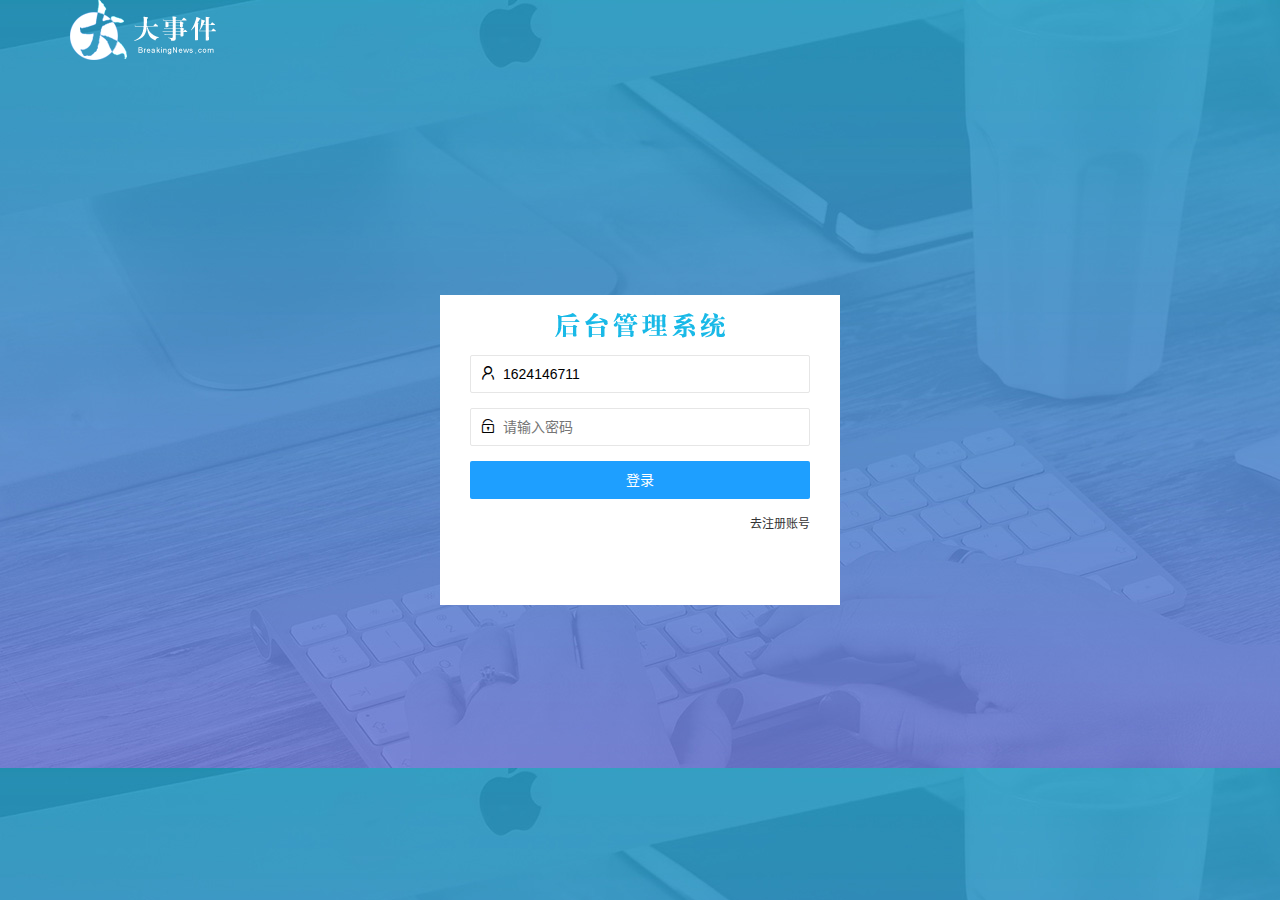
<file: login.html>
<!DOCTYPE html>
<html lang="zh-CN">

<head>
    <meta charset="UTF-8">
    <meta name="viewport" content="width=device-width, initial-scale=1.0">
    <title>大事件-登录页面</title>
    <link rel="stylesheet" href="/assets/lib/layui/css/layui.css">
    <link rel="stylesheet" href="/assets/css/login.css">
</head>

<body>
    <div class="layui-main">
        <img src="/assets/images/logo.png" alt="">
    </div>
    <div class="loginBox">
        <!-- 登录 -->
        <div class="login-Box">
            <div class="title-box"></div>
            <form class="layui-form" id="form_login">
                <div class="layui-form-item">
                    <i class="layui-icon layui-icon-username"></i>
                    <input value="1624146711" type="text" name="username" required lay-verify="required"
                        placeholder="请输入用户名" autocomplete="off" class="layui-input">
                </div>
                <div class="layui-form-item">
                    <i class="layui-icon layui-icon-password"></i>
                    <input type="password" name="password" required lay-verify="required|pwd" placeholder="请输入密码"
                        autocomplete="off" class="layui-input">
                </div>
                <div class="layui-form-item">
                    <button class="layui-btn layui-btn-normal layui-btn-fluid" lay-submit
                        lay-filter="formDemo">登录</button>
                </div>
                <div class="layui-form-item links">
                    <a href="javascript:;" id="toReg">去注册账号</a>
                </div>
            </form>
        </div>

        <!-- 注册 -->
        <div class="reg-Box">
            <div class="title-box"></div>
            <form class="layui-form" id="form_reg">
                <div class="layui-form-item">
                    <i class="layui-icon layui-icon-username"></i>
                    <input type="text" name="username" required lay-verify="required" placeholder="请输入用户名"
                        autocomplete="off" class="layui-input">
                </div>
                <div class="layui-form-item">
                    <i class="layui-icon layui-icon-password"></i>
                    <input type="password" name="password" required lay-verify="required" placeholder="请输入密码"
                        autocomplete="off" class="layui-input">
                </div>
                <div class="layui-form-item">
                    <i class="layui-icon layui-icon-password"></i>
                    <input type="password" name="repassword" required lay-verify="required|repwd" placeholder="请确认密码"
                        autocomplete="off" class="layui-input">
                </div>
                <div class="layui-form-item">
                    <button class="layui-btn layui-btn-normal layui-btn-fluid" lay-submit
                        lay-filter="formDemo">注册</button>
                </div>
                <div class="layui-form-item links">
                    <a href="javascript:;" id="toLogin">去登录</a>
                </div>
            </form>
        </div>

    </div>
    <script src="/assets/lib/layui/layui.all.js"></script>
    <script src="/assets/lib/jquery.js"></script>
    <script src="/assets/js/baseAPI.js"></script>
    <script src="/assets/js/login.js"></script>
</body>

</html>
</file>
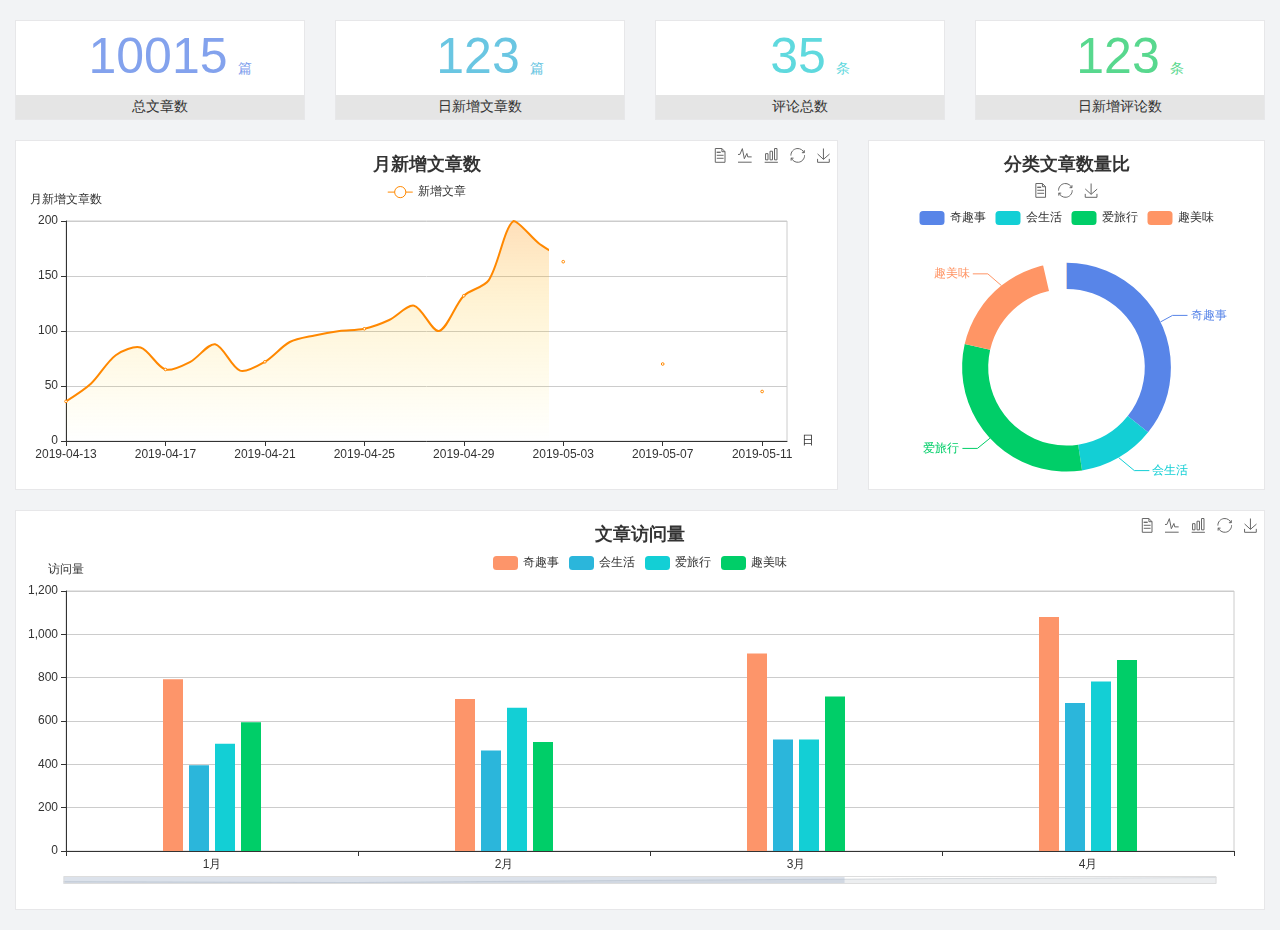
<file: home/dashboard.html>
<!DOCTYPE html>
<html lang="en">

<head>
  <meta charset="UTF-8">
  <meta name="viewport" content="width=device-width, initial-scale=1.0">
  <meta http-equiv="X-UA-Compatible" content="ie=edge">
  <title>图表统计</title>
  <link rel="stylesheet" href="../assets/lib/bootstrap.css" />
  <link rel="stylesheet" href="../assets/lib/main.css" />
  <script src="../assets/lib/jquery.js"></script>
  <script type="text/javascript" src="../assets/lib/echarts.min.js"></script>
</head>

<body>
  <div class="container-fluid">
    <div class="row spannel_list">
      <div class="col-sm-3 col-xs-6">
        <div class="spannel">
          <em>10015</em><span>篇</span>
          <b>总文章数</b>
        </div>
      </div>
      <div class="col-sm-3 col-xs-6">
        <div class="spannel scolor01">
          <em>123</em><span>篇</span>
          <b>日新增文章数</b>
        </div>
      </div>
      <div class="col-sm-3 col-xs-6">
        <div class="spannel scolor02">
          <em>35</em><span>条</span>
          <b>评论总数</b>
        </div>
      </div>
      <div class="col-sm-3 col-xs-6">
        <div class="spannel scolor03">
          <em>123</em><span>条</span>
          <b>日新增评论数</b>
        </div>
      </div>
    </div>
  </div>

  <div class="container-fluid">
    <div class="row curve-pie">
      <div class="col-lg-8 col-md-8">
        <div class="gragh_pannel" id="curve_show"></div>
      </div>
      <div class="col-lg-4 col-md-4">
        <div class="gragh_pannel" id="pie_show"></div>
      </div>
    </div>
  </div>

  <div class="container-fluid">
    <div class="column_pannel" id="column_show"></div>
  </div>

  <script>
    var oChart = echarts.init(document.getElementById('curve_show'));
    var aList_all = [
      { 'count': 36, 'date': '2019-04-13' },
      { 'count': 52, 'date': '2019-04-14' },
      { 'count': 78, 'date': '2019-04-15' },
      { 'count': 85, 'date': '2019-04-16' },
      { 'count': 65, 'date': '2019-04-17' },
      { 'count': 72, 'date': '2019-04-18' },
      { 'count': 88, 'date': '2019-04-19' },
      { 'count': 64, 'date': '2019-04-20' },
      { 'count': 72, 'date': '2019-04-21' },
      { 'count': 90, 'date': '2019-04-22' },
      { 'count': 96, 'date': '2019-04-23' },
      { 'count': 100, 'date': '2019-04-24' },
      { 'count': 102, 'date': '2019-04-25' },
      { 'count': 110, 'date': '2019-04-26' },
      { 'count': 123, 'date': '2019-04-27' },
      { 'count': 100, 'date': '2019-04-28' },
      { 'count': 132, 'date': '2019-04-29' },
      { 'count': 146, 'date': '2019-04-30' },
      { 'count': 200, 'date': '2019-05-01' },
      { 'count': 180, 'date': '2019-05-02' },
      { 'count': 163, 'date': '2019-05-03' },
      { 'count': 110, 'date': '2019-05-04' },
      { 'count': 80, 'date': '2019-05-05' },
      { 'count': 82, 'date': '2019-05-06' },
      { 'count': 70, 'date': '2019-05-07' },
      { 'count': 65, 'date': '2019-05-08' },
      { 'count': 54, 'date': '2019-05-09' },
      { 'count': 40, 'date': '2019-05-10' },
      { 'count': 45, 'date': '2019-05-11' },
      { 'count': 38, 'date': '2019-05-12' },
    ];

    let aCount = [];
    let aDate = [];

    for (var i = 0; i < aList_all.length; i++) {
      aCount.push(aList_all[i].count);
      aDate.push(aList_all[i].date);
    }

    var chartopt = {
      title: {
        text: '月新增文章数',
        left: 'center',
        top: '10'
      },
      tooltip: {
        trigger: 'axis'
      },
      legend: {
        data: ['新增文章'],
        top: '40'
      },
      toolbox: {
        show: true,
        feature: {
          mark: { show: true },
          dataView: { show: true, readOnly: false },
          magicType: { show: true, type: ['line', 'bar'] },
          restore: { show: true },
          saveAsImage: { show: true }
        }
      },
      calculable: true,
      xAxis: [
        {
          name: '日',
          type: 'category',
          boundaryGap: false,
          data: aDate
        }
      ],
      yAxis: [
        {
          name: '月新增文章数',
          type: 'value'
        }
      ],
      series: [
        {
          name: '新增文章',
          type: 'line',
          smooth: true,
          itemStyle: { normal: { areaStyle: { type: 'default' }, color: '#f80' }, lineStyle: { color: '#f80' } },
          data: aCount
        }],
      areaStyle: {
        normal: {
          color: new echarts.graphic.LinearGradient(0, 0, 0, 1, [{
            offset: 0,
            color: 'rgba(255,136,0,0.39)'
          }, {
            offset: .34,
            color: 'rgba(255,180,0,0.25)'
          }, {
            offset: 1,
            color: 'rgba(255,222,0,0.00)'
          }])

        }
      },
      grid: {
        show: true,
        x: 50,
        x2: 50,
        y: 80,
        height: 220
      }
    };

    oChart.setOption(chartopt);


    var oPie = echarts.init(document.getElementById('pie_show'));
    var oPieopt =
    {
      title: {
        top: 10,
        text: '分类文章数量比',
        x: 'center'
      },
      tooltip: {
        trigger: 'item',
        formatter: "{a} <br/>{b} : {c} ({d}%)"
      },
      color: ['#5885e8', '#13cfd5', '#00ce68', '#ff9565'],
      legend: {
        x: 'center',
        top: 65,
        data: ['奇趣事', '会生活', '爱旅行', '趣美味']
      },
      toolbox: {
        show: true,
        x: 'center',
        top: 35,
        feature: {
          mark: { show: true },
          dataView: { show: true, readOnly: false },
          magicType: {
            show: true,
            type: ['pie', 'funnel'],
            option: {
              funnel: {
                x: '25%',
                width: '50%',
                funnelAlign: 'left',
                max: 1548
              }
            }
          },
          restore: { show: true },
          saveAsImage: { show: true }
        }
      },
      calculable: true,
      series: [
        {
          name: '访问来源',
          type: 'pie',
          radius: ['45%', '60%'],
          center: ['50%', '65%'],
          data: [
            { value: 300, name: '奇趣事' },
            { value: 100, name: '会生活' },
            { value: 260, name: '爱旅行' },
            { value: 180, name: '趣美味' }
          ]
        }
      ]
    };
    oPie.setOption(oPieopt);



    var oColumn = this.echarts.init(document.getElementById('column_show'));
    var oColumnopt =
    {
      title: {
        text: '文章访问量',
        left: 'center',
        top: '10'
      },
      tooltip: {
        trigger: 'axis'
      },
      legend: {
        data: ['奇趣事', '会生活', '爱旅行', '趣美味'],
        top: '40'
      },
      toolbox: {
        show: true,
        feature: {
          mark: { show: true },
          dataView: { show: true, readOnly: false },
          magicType: { show: true, type: ['line', 'bar'] },
          restore: { show: true },
          saveAsImage: { show: true }
        }
      },
      calculable: true,
      xAxis: [
        {
          type: 'category',
          data: ['1月', '2月', '3月', '4月', '5月']
        }
      ],
      yAxis: [
        {
          name: '访问量',
          type: 'value'
        }
      ],
      series: [
        {
          name: '奇趣事',
          type: 'bar',
          barWidth: 20,
          itemStyle: {
            normal: { areaStyle: { type: 'default' }, color: '#fd956a' }
          },
          data: [800, 708, 920, 1090, 1200]
        },
        {
          name: '会生活',
          type: 'bar',
          barWidth: 20,
          itemStyle: {
            normal: { areaStyle: { type: 'default' }, color: '#2bb6db' }
          },
          data: [400, 468, 520, 690, 800]
        },
        {
          name: '爱旅行',
          type: 'bar',
          barWidth: 20,
          itemStyle: {
            normal: { areaStyle: { type: 'default' }, color: '#13cfd5' }
          },
          data: [500, 668, 520, 790, 900]
        },
        {
          name: '趣美味',
          type: 'bar',
          barWidth: 20,
          itemStyle: {
            normal: { areaStyle: { type: 'default' }, color: '#00ce68' }
          },
          data: [600, 508, 720, 890, 1000]
        }
      ],
      grid: {
        show: true,
        x: 50,
        x2: 30,
        y: 80,
        height: 260
      },
      dataZoom: [//给x轴设置滚动条
        {
          start: 0,//默认为0
          end: 100 - 1000 / 31,//默认为100
          type: 'slider',
          show: true,
          xAxisIndex: [0],
          handleSize: 0,//滑动条的 左右2个滑动条的大小
          height: 8,//组件高度
          left: 45, //左边的距离
          right: 50,//右边的距离
          bottom: 26,//右边的距离
          handleColor: '#ddd',//h滑动图标的颜色
          handleStyle: {
            borderColor: "#cacaca",
            borderWidth: "1",
            shadowBlur: 2,
            background: "#ddd",
            shadowColor: "#ddd",
          }
        }]
    };
    oColumn.setOption(oColumnopt);
  </script>
</body>

</html>
</file>
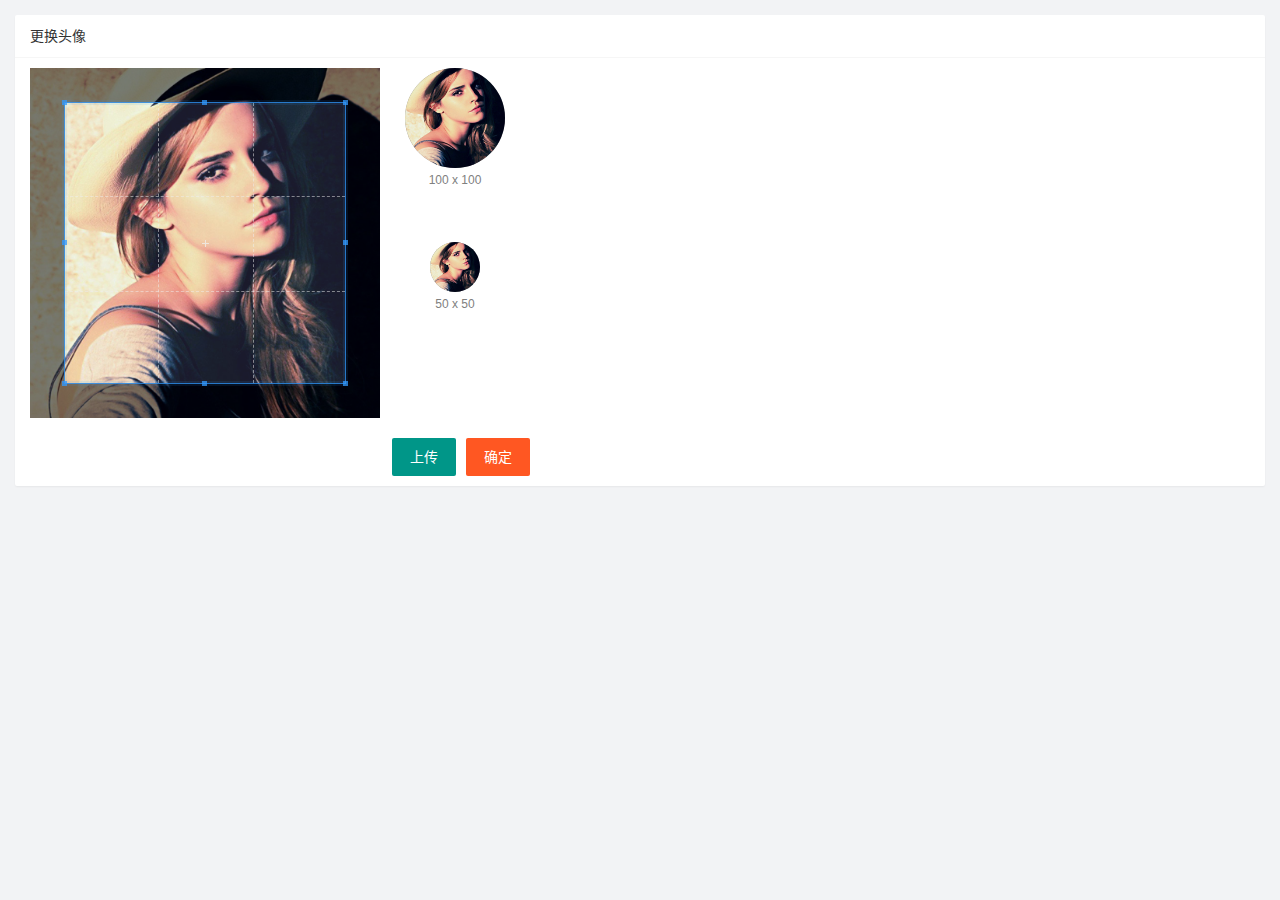
<file: user/user_avatar.html>
<!DOCTYPE html>
<html lang="zh-CN">

<head>
    <meta charset="UTF-8">
    <meta name="viewport" content="width=device-width, initial-scale=1.0">
    <title>更换头像</title>
    <link rel="stylesheet" href="/assets/lib/layui/css/layui.css">
    <link rel="stylesheet" href="/assets/css/user/user_avatar.css">
    <link rel="stylesheet" href="/assets/lib/cropper/cropper.css">
</head>

<body>
    <div class="layui-card">
        <div class="layui-card-header">更换头像</div>
        <div class="layui-card-body">
            <!-- 第一行的图片裁剪和预览区域 -->
            <div class="row1">
                <!-- 图片裁剪区域 -->
                <div class="cropper-box">
                    <!-- 这个 img 标签很重要，将来会把它初始化为裁剪区域 -->
                    <img id="image" src="/assets/images/sample.jpg" />
                </div>
                <!-- 图片的预览区域 -->
                <div class="preview-box">
                    <div>
                        <!-- 宽高为 100px 的预览区域 -->
                        <div class="img-preview w100"></div>
                        <p class="size">100 x 100</p>
                    </div>
                    <div>
                        <!-- 宽高为 50px 的预览区域 -->
                        <div class="img-preview w50"></div>
                        <p class="size">50 x 50</p>
                    </div>
                </div>
            </div> <!-- 第二行的按钮区域 -->
            <div class="row2">
                <input type="file" id="file" style="display: none;" accept="image/png,image/jpeg" />
                <button type="button" id="btnChooseImage" class="layui-btn">上传</button>
                <button type="button" id="btnQd" class="layui-btn layui-btn-danger">确定</button>
            </div>

        </div>
    </div>


    <script src="/assets/lib/layui/layui.all.js"></script>
    <script src="/assets/lib/jquery.js"></script>
    <script src="/assets/lib/cropper/Cropper.js"></script>
    <script src="/assets/lib/cropper/jquery-cropper.js"></script>
    <script src="/assets/js/baseAPI.js"></script>
    <script src="/assets/js/user/user_avatar.js"></script>
</body>

</html>
</file>
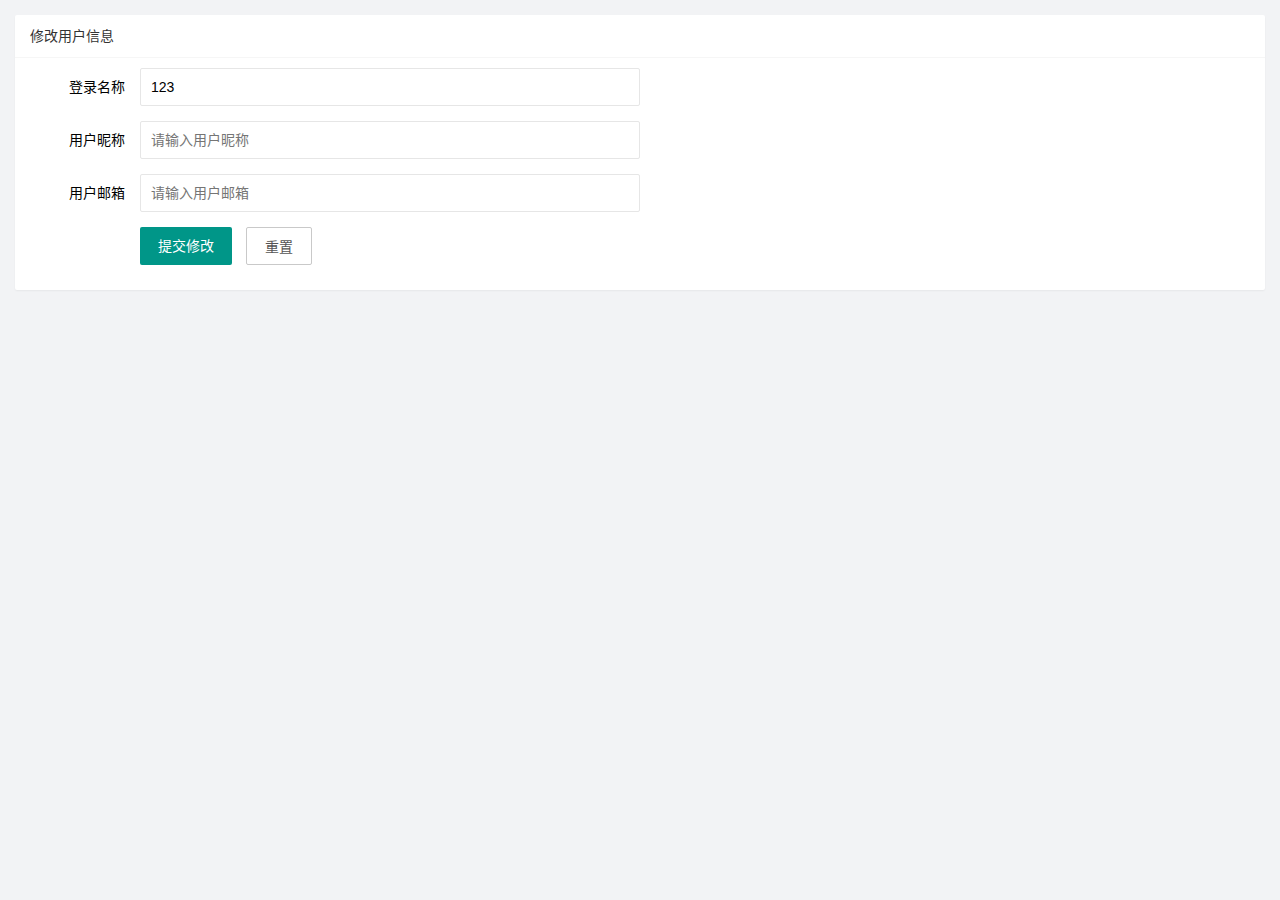
<file: user/user_info.html>
<!DOCTYPE html>
<html lang="zh-CN">

<head>
    <meta charset="UTF-8">
    <meta name="viewport" content="width=device-width, initial-scale=1.0">
    <title>基本资料</title>
    <link rel="stylesheet" href="/assets/lib/layui/css/layui.css">
    <link rel="stylesheet" href="/assets/css/user/user_info.css">
</head>

<body>
    <div class="layui-card">
        <div class="layui-card-header">修改用户信息</div>
        <div class="layui-card-body">
            <form class="layui-form" lay-filter="setInfo">
                <input type="hidden" name="id">
                <div class="layui-form-item">
                    <label class="layui-form-label">登录名称</label>
                    <div class="layui-input-block">
                        <input value="123" readonly type="text" name="username" required lay-verify="required"
                            placeholder="请输入登录名称" autocomplete="off" class="layui-input">
                    </div>
                </div>
                <div class="layui-form-item">
                    <label class="layui-form-label">用户昵称</label>
                    <div class="layui-input-block">
                        <input type="text" name="nickname" required lay-verify="required" placeholder="请输入用户昵称"
                            autocomplete="off" class="layui-input">
                    </div>
                </div>
                <div class="layui-form-item">
                    <label class="layui-form-label">用户邮箱</label>
                    <div class="layui-input-block">
                        <input type="text" name="email" required lay-verify="required|email" placeholder="请输入用户邮箱"
                            autocomplete="off" class="layui-input">
                    </div>
                </div>
                <div class="layui-form-item">
                    <div class="layui-input-block">
                        <button class="layui-btn" lay-submit lay-filter="formDemo">提交修改</button>
                        <button type="reset" class="layui-btn layui-btn-primary" id="bntReset">重置</button>
                    </div>
                </div>
            </form>
        </div>
    </div>
    <script src="/assets/lib/layui/layui.all.js"></script>
    <script src="/assets/lib/jquery.js"></script>
    <script src="/assets/js/baseAPI.js"></script>
    <script src="/assets/js/user/user_info.js"></script>
</body>

</html>
</file>
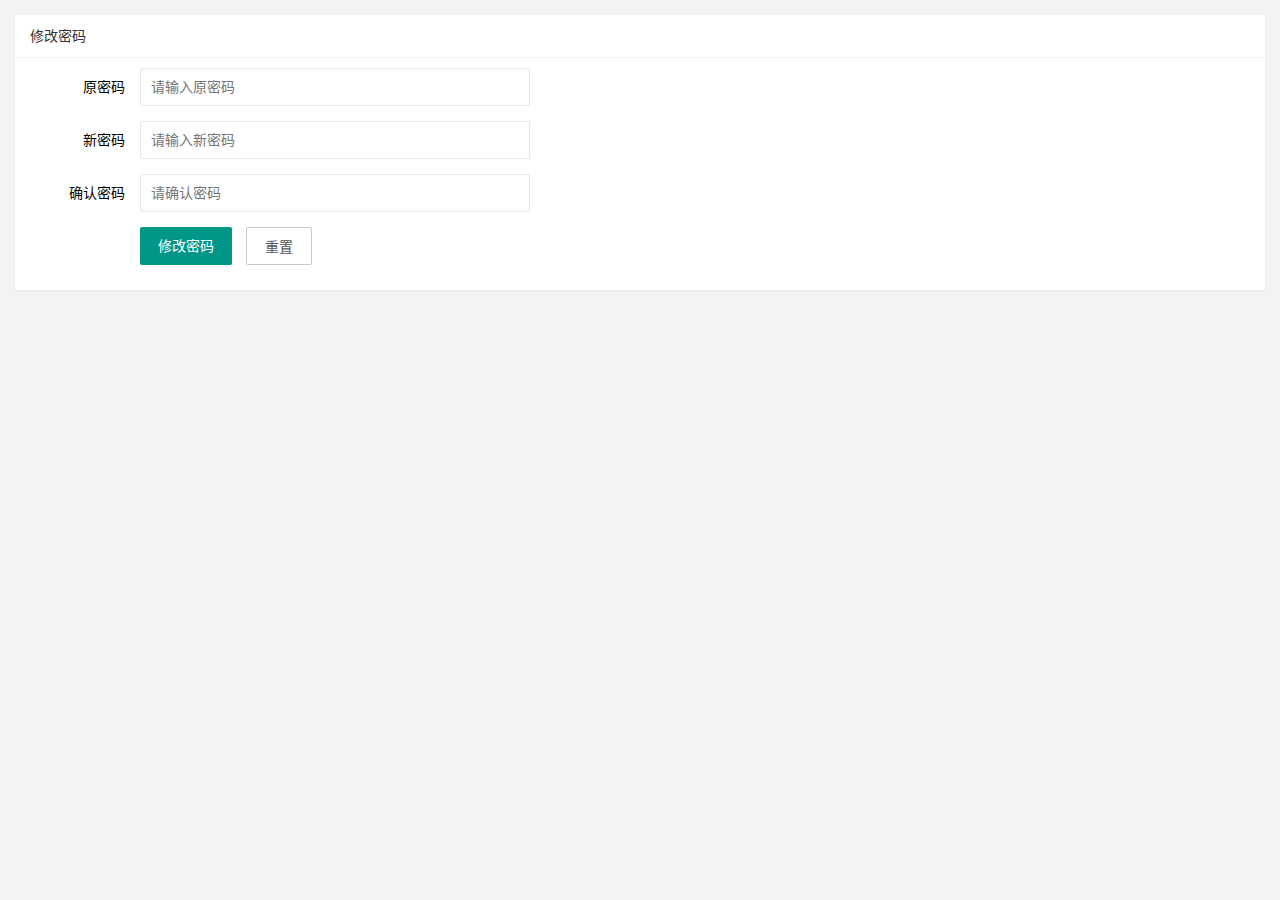
<file: user/user_pwd.html>
<!DOCTYPE html>
<html lang="zh-CN">

<head>
    <meta charset="UTF-8">
    <meta name="viewport" content="width=device-width, initial-scale=1.0">
    <title>修改密码</title>
    <link rel="stylesheet" href="/assets/lib/layui/css/layui.css">
    <link rel="stylesheet" href="/assets/css/user/user_pwd.css">
</head>

<body>
    <div class="layui-card">
        <div class="layui-card-header">修改密码</div>
        <div class="layui-card-body">
            <form class="layui-form" lay-filter="setInfo">
                <input type="hidden" name="id">
                <div class="layui-form-item">
                    <label class="layui-form-label">原密码</label>
                    <div class="layui-input-block">
                        <input type="text" name="oldPwd" required lay-verify="required|oldpwd" placeholder="请输入原密码"
                            autocomplete="off" class="layui-input">
                    </div>
                </div>
                <div class="layui-form-item">
                    <label class="layui-form-label">新密码</label>
                    <div class="layui-input-block">
                        <input type="text" name="newPwd" required lay-verify="required|oldpwd|newPwd"
                            placeholder="请输入新密码" autocomplete="off" class="layui-input">
                    </div>
                </div>
                <div class="layui-form-item">
                    <label class="layui-form-label">确认密码</label>
                    <div class="layui-input-block">
                        <input type="text" name="repwd" required lay-verify="required|rePwd" placeholder="请确认密码"
                            autocomplete="off" class="layui-input">
                    </div>
                </div>
                <div class="layui-form-item">
                    <div class="layui-input-block">
                        <button class="layui-btn" lay-submit lay-filter="formDemo">修改密码</button>
                        <button type="reset" class="layui-btn layui-btn-primary" id="bntReset">重置</button>
                    </div>
                </div>
            </form>
        </div>
    </div>
    <script src="/assets/lib/layui/layui.all.js"></script>
    <script src="/assets/lib/jquery.js"></script>
    <script src="/assets/js/baseAPI.js"></script>
    <script src="/assets/js/user/user_pwd.js"></script>

    <!-- <script>
        $('.layui-btn').on('click', function (e) {
            e.preventDefault()
        })
    </script> -->
</body>

</html>
</file>
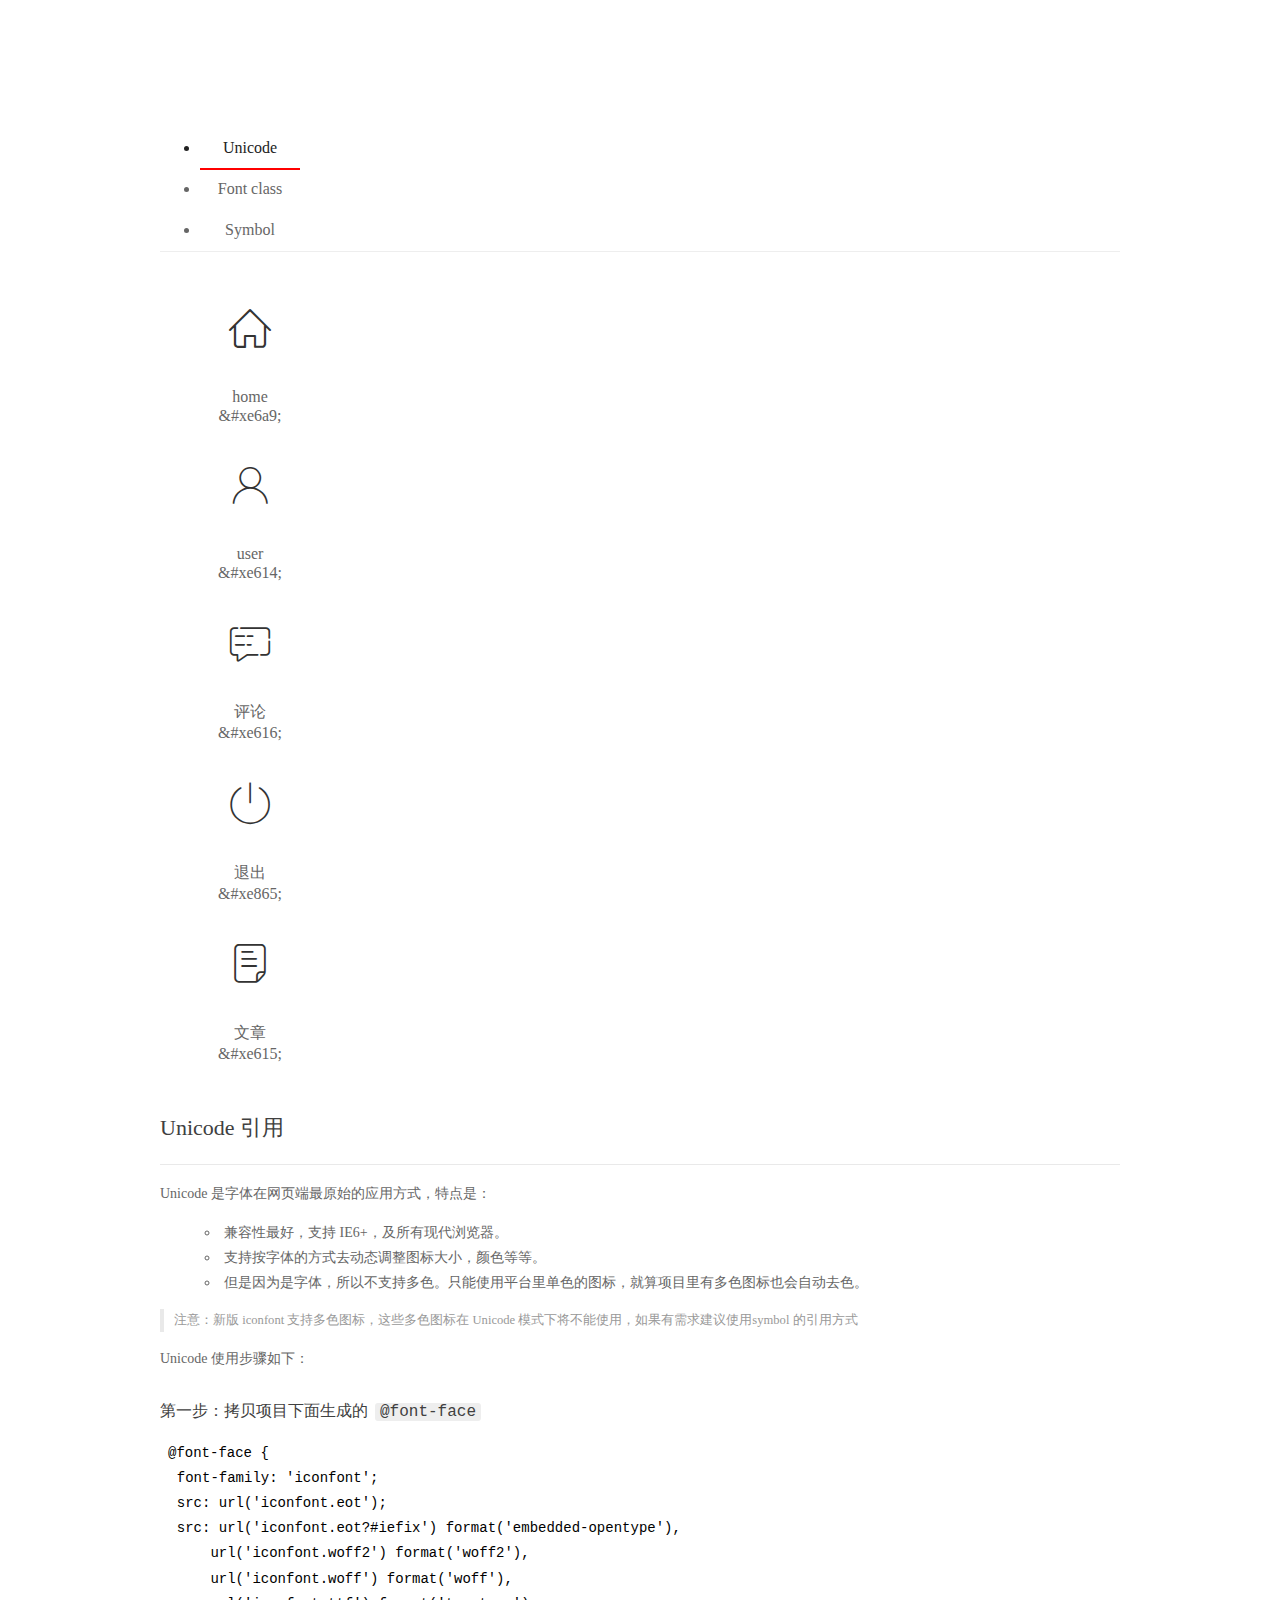
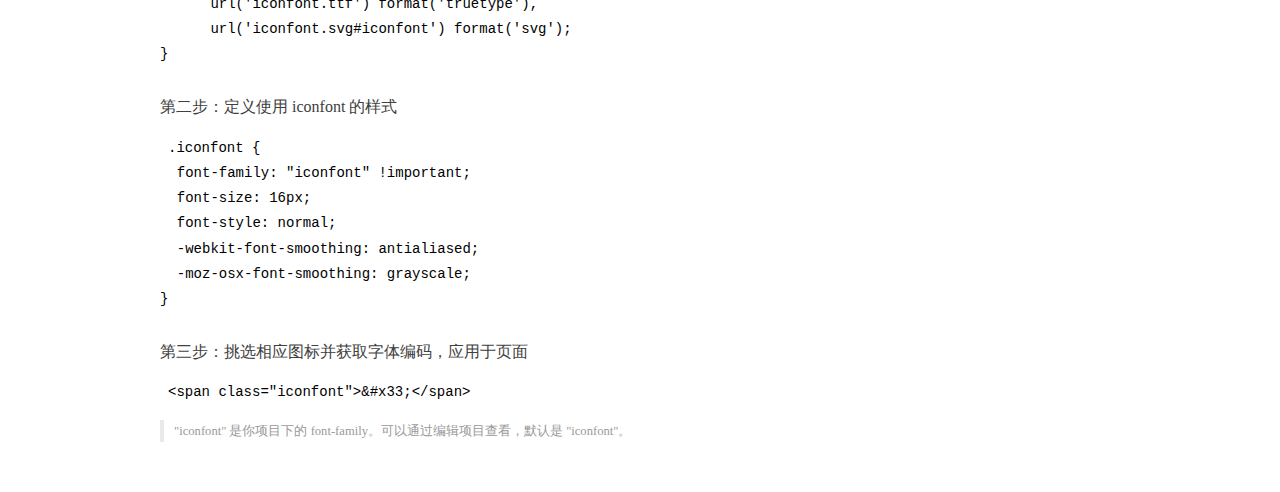
<file: assets/fonts/demo_index.html>
<!DOCTYPE html>
<html>
<head>
  <meta charset="utf-8"/>
  <title>IconFont Demo</title>
  <link rel="shortcut icon" href="https://gtms04.alicdn.com/tps/i4/TB1_oz6GVXXXXaFXpXXJDFnIXXX-64-64.ico" type="image/x-icon"/>
  <link rel="stylesheet" href="https://g.alicdn.com/thx/cube/1.3.2/cube.min.css">
  <link rel="stylesheet" href="demo.css">
  <link rel="stylesheet" href="iconfont.css">
  <script src="iconfont.js"></script>
  <!-- jQuery -->
  <script src="https://a1.alicdn.com/oss/uploads/2018/12/26/7bfddb60-08e8-11e9-9b04-53e73bb6408b.js"></script>
  <!-- 代码高亮 -->
  <script src="https://a1.alicdn.com/oss/uploads/2018/12/26/a3f714d0-08e6-11e9-8a15-ebf944d7534c.js"></script>
</head>
<body>
  <div class="main">
    <h1 class="logo"><a href="https://www.iconfont.cn/" title="iconfont 首页" target="_blank">&#xe86b;</a></h1>
    <div class="nav-tabs">
      <ul id="tabs" class="dib-box">
        <li class="dib active"><span>Unicode</span></li>
        <li class="dib"><span>Font class</span></li>
        <li class="dib"><span>Symbol</span></li>
      </ul>
      
    </div>
    <div class="tab-container">
      <div class="content unicode" style="display: block;">
          <ul class="icon_lists dib-box">
          
            <li class="dib">
              <span class="icon iconfont">&#xe6a9;</span>
                <div class="name">home</div>
                <div class="code-name">&amp;#xe6a9;</div>
              </li>
          
            <li class="dib">
              <span class="icon iconfont">&#xe614;</span>
                <div class="name">user</div>
                <div class="code-name">&amp;#xe614;</div>
              </li>
          
            <li class="dib">
              <span class="icon iconfont">&#xe616;</span>
                <div class="name">评论</div>
                <div class="code-name">&amp;#xe616;</div>
              </li>
          
            <li class="dib">
              <span class="icon iconfont">&#xe865;</span>
                <div class="name">退出</div>
                <div class="code-name">&amp;#xe865;</div>
              </li>
          
            <li class="dib">
              <span class="icon iconfont">&#xe615;</span>
                <div class="name">文章</div>
                <div class="code-name">&amp;#xe615;</div>
              </li>
          
          </ul>
          <div class="article markdown">
          <h2 id="unicode-">Unicode 引用</h2>
          <hr>

          <p>Unicode 是字体在网页端最原始的应用方式，特点是：</p>
          <ul>
            <li>兼容性最好，支持 IE6+，及所有现代浏览器。</li>
            <li>支持按字体的方式去动态调整图标大小，颜色等等。</li>
            <li>但是因为是字体，所以不支持多色。只能使用平台里单色的图标，就算项目里有多色图标也会自动去色。</li>
          </ul>
          <blockquote>
            <p>注意：新版 iconfont 支持多色图标，这些多色图标在 Unicode 模式下将不能使用，如果有需求建议使用symbol 的引用方式</p>
          </blockquote>
          <p>Unicode 使用步骤如下：</p>
          <h3 id="-font-face">第一步：拷贝项目下面生成的 <code>@font-face</code></h3>
<pre><code class="language-css"
>@font-face {
  font-family: 'iconfont';
  src: url('iconfont.eot');
  src: url('iconfont.eot?#iefix') format('embedded-opentype'),
      url('iconfont.woff2') format('woff2'),
      url('iconfont.woff') format('woff'),
      url('iconfont.ttf') format('truetype'),
      url('iconfont.svg#iconfont') format('svg');
}
</code></pre>
          <h3 id="-iconfont-">第二步：定义使用 iconfont 的样式</h3>
<pre><code class="language-css"
>.iconfont {
  font-family: "iconfont" !important;
  font-size: 16px;
  font-style: normal;
  -webkit-font-smoothing: antialiased;
  -moz-osx-font-smoothing: grayscale;
}
</code></pre>
          <h3 id="-">第三步：挑选相应图标并获取字体编码，应用于页面</h3>
<pre>
<code class="language-html"
>&lt;span class="iconfont"&gt;&amp;#x33;&lt;/span&gt;
</code></pre>
          <blockquote>
            <p>"iconfont" 是你项目下的 font-family。可以通过编辑项目查看，默认是 "iconfont"。</p>
          </blockquote>
          </div>
      </div>
      <div class="content font-class">
        <ul class="icon_lists dib-box">
          
          <li class="dib">
            <span class="icon iconfont icon-home"></span>
            <div class="name">
              home
            </div>
            <div class="code-name">.icon-home
            </div>
          </li>
          
          <li class="dib">
            <span class="icon iconfont icon-user"></span>
            <div class="name">
              user
            </div>
            <div class="code-name">.icon-user
            </div>
          </li>
          
          <li class="dib">
            <span class="icon iconfont icon-pinglun"></span>
            <div class="name">
              评论
            </div>
            <div class="code-name">.icon-pinglun
            </div>
          </li>
          
          <li class="dib">
            <span class="icon iconfont icon-tuichu"></span>
            <div class="name">
              退出
            </div>
            <div class="code-name">.icon-tuichu
            </div>
          </li>
          
          <li class="dib">
            <span class="icon iconfont icon-16"></span>
            <div class="name">
              文章
            </div>
            <div class="code-name">.icon-16
            </div>
          </li>
          
        </ul>
        <div class="article markdown">
        <h2 id="font-class-">font-class 引用</h2>
        <hr>

        <p>font-class 是 Unicode 使用方式的一种变种，主要是解决 Unicode 书写不直观，语意不明确的问题。</p>
        <p>与 Unicode 使用方式相比，具有如下特点：</p>
        <ul>
          <li>兼容性良好，支持 IE8+，及所有现代浏览器。</li>
          <li>相比于 Unicode 语意明确，书写更直观。可以很容易分辨这个 icon 是什么。</li>
          <li>因为使用 class 来定义图标，所以当要替换图标时，只需要修改 class 里面的 Unicode 引用。</li>
          <li>不过因为本质上还是使用的字体，所以多色图标还是不支持的。</li>
        </ul>
        <p>使用步骤如下：</p>
        <h3 id="-fontclass-">第一步：引入项目下面生成的 fontclass 代码：</h3>
<pre><code class="language-html">&lt;link rel="stylesheet" href="./iconfont.css"&gt;
</code></pre>
        <h3 id="-">第二步：挑选相应图标并获取类名，应用于页面：</h3>
<pre><code class="language-html">&lt;span class="iconfont icon-xxx"&gt;&lt;/span&gt;
</code></pre>
        <blockquote>
          <p>"
            iconfont" 是你项目下的 font-family。可以通过编辑项目查看，默认是 "iconfont"。</p>
        </blockquote>
      </div>
      </div>
      <div class="content symbol">
          <ul class="icon_lists dib-box">
          
            <li class="dib">
                <svg class="icon svg-icon" aria-hidden="true">
                  <use xlink:href="#icon-home"></use>
                </svg>
                <div class="name">home</div>
                <div class="code-name">#icon-home</div>
            </li>
          
            <li class="dib">
                <svg class="icon svg-icon" aria-hidden="true">
                  <use xlink:href="#icon-user"></use>
                </svg>
                <div class="name">user</div>
                <div class="code-name">#icon-user</div>
            </li>
          
            <li class="dib">
                <svg class="icon svg-icon" aria-hidden="true">
                  <use xlink:href="#icon-pinglun"></use>
                </svg>
                <div class="name">评论</div>
                <div class="code-name">#icon-pinglun</div>
            </li>
          
            <li class="dib">
                <svg class="icon svg-icon" aria-hidden="true">
                  <use xlink:href="#icon-tuichu"></use>
                </svg>
                <div class="name">退出</div>
                <div class="code-name">#icon-tuichu</div>
            </li>
          
            <li class="dib">
                <svg class="icon svg-icon" aria-hidden="true">
                  <use xlink:href="#icon-16"></use>
                </svg>
                <div class="name">文章</div>
                <div class="code-name">#icon-16</div>
            </li>
          
          </ul>
          <div class="article markdown">
          <h2 id="symbol-">Symbol 引用</h2>
          <hr>

          <p>这是一种全新的使用方式，应该说这才是未来的主流，也是平台目前推荐的用法。相关介绍可以参考这篇<a href="">文章</a>
            这种用法其实是做了一个 SVG 的集合，与另外两种相比具有如下特点：</p>
          <ul>
            <li>支持多色图标了，不再受单色限制。</li>
            <li>通过一些技巧，支持像字体那样，通过 <code>font-size</code>, <code>color</code> 来调整样式。</li>
            <li>兼容性较差，支持 IE9+，及现代浏览器。</li>
            <li>浏览器渲染 SVG 的性能一般，还不如 png。</li>
          </ul>
          <p>使用步骤如下：</p>
          <h3 id="-symbol-">第一步：引入项目下面生成的 symbol 代码：</h3>
<pre><code class="language-html">&lt;script src="./iconfont.js"&gt;&lt;/script&gt;
</code></pre>
          <h3 id="-css-">第二步：加入通用 CSS 代码（引入一次就行）：</h3>
<pre><code class="language-html">&lt;style&gt;
.icon {
  width: 1em;
  height: 1em;
  vertical-align: -0.15em;
  fill: currentColor;
  overflow: hidden;
}
&lt;/style&gt;
</code></pre>
          <h3 id="-">第三步：挑选相应图标并获取类名，应用于页面：</h3>
<pre><code class="language-html">&lt;svg class="icon" aria-hidden="true"&gt;
  &lt;use xlink:href="#icon-xxx"&gt;&lt;/use&gt;
&lt;/svg&gt;
</code></pre>
          </div>
      </div>

    </div>
  </div>
  <script>
  $(document).ready(function () {
      $('.tab-container .content:first').show()

      $('#tabs li').click(function (e) {
        var tabContent = $('.tab-container .content')
        var index = $(this).index()

        if ($(this).hasClass('active')) {
          return
        } else {
          $('#tabs li').removeClass('active')
          $(this).addClass('active')

          tabContent.hide().eq(index).fadeIn()
        }
      })
    })
  </script>
</body>
</html>
</file>
<file: assets/lib/layui/css/layui.css>
/** layui-v2.5.5 MIT License By https://www.layui.com */
 .layui-inline,img{display:inline-block;vertical-align:middle}h1,h2,h3,h4,h5,h6{font-weight:400}.layui-edge,.layui-header,.layui-inline,.layui-main{position:relative}.layui-body,.layui-edge,.layui-elip{overflow:hidden}.layui-btn,.layui-edge,.layui-inline,img{vertical-align:middle}.layui-btn,.layui-disabled,.layui-icon,.layui-unselect{-moz-user-select:none;-webkit-user-select:none;-ms-user-select:none}.layui-elip,.layui-form-checkbox span,.layui-form-pane .layui-form-label{text-overflow:ellipsis;white-space:nowrap}.layui-breadcrumb,.layui-tree-btnGroup{visibility:hidden}blockquote,body,button,dd,div,dl,dt,form,h1,h2,h3,h4,h5,h6,input,li,ol,p,pre,td,textarea,th,ul{margin:0;padding:0;-webkit-tap-highlight-color:rgba(0,0,0,0)}a:active,a:hover{outline:0}img{border:none}li{list-style:none}table{border-collapse:collapse;border-spacing:0}h4,h5,h6{font-size:100%}button,input,optgroup,option,select,textarea{font-family:inherit;font-size:inherit;font-style:inherit;font-weight:inherit;outline:0}pre{white-space:pre-wrap;white-space:-moz-pre-wrap;white-space:-pre-wrap;white-space:-o-pre-wrap;word-wrap:break-word}body{line-height:24px;font:14px Helvetica Neue,Helvetica,PingFang SC,Tahoma,Arial,sans-serif}hr{height:1px;margin:10px 0;border:0;clear:both}a{color:#333;text-decoration:none}a:hover{color:#777}a cite{font-style:normal;*cursor:pointer}.layui-border-box,.layui-border-box *{box-sizing:border-box}.layui-box,.layui-box *{box-sizing:content-box}.layui-clear{clear:both;*zoom:1}.layui-clear:after{content:'\20';clear:both;*zoom:1;display:block;height:0}.layui-inline{*display:inline;*zoom:1}.layui-edge{display:inline-block;width:0;height:0;border-width:6px;border-style:dashed;border-color:transparent}.layui-edge-top{top:-4px;border-bottom-color:#999;border-bottom-style:solid}.layui-edge-right{border-left-color:#999;border-left-style:solid}.layui-edge-bottom{top:2px;border-top-color:#999;border-top-style:solid}.layui-edge-left{border-right-color:#999;border-right-style:solid}.layui-disabled,.layui-disabled:hover{color:#d2d2d2!important;cursor:not-allowed!important}.layui-circle{border-radius:100%}.layui-show{display:block!important}.layui-hide{display:none!important}@font-face{font-family:layui-icon;src:url(../font/iconfont.eot?v=250);src:url(../font/iconfont.eot?v=250#iefix) format('embedded-opentype'),url(../font/iconfont.woff2?v=250) format('woff2'),url(../font/iconfont.woff?v=250) format('woff'),url(../font/iconfont.ttf?v=250) format('truetype'),url(../font/iconfont.svg?v=250#layui-icon) format('svg')}.layui-icon{font-family:layui-icon!important;font-size:16px;font-style:normal;-webkit-font-smoothing:antialiased;-moz-osx-font-smoothing:grayscale}.layui-icon-reply-fill:before{content:"\e611"}.layui-icon-set-fill:before{content:"\e614"}.layui-icon-menu-fill:before{content:"\e60f"}.layui-icon-search:before{content:"\e615"}.layui-icon-share:before{content:"\e641"}.layui-icon-set-sm:before{content:"\e620"}.layui-icon-engine:before{content:"\e628"}.layui-icon-close:before{content:"\1006"}.layui-icon-close-fill:before{content:"\1007"}.layui-icon-chart-screen:before{content:"\e629"}.layui-icon-star:before{content:"\e600"}.layui-icon-circle-dot:before{content:"\e617"}.layui-icon-chat:before{content:"\e606"}.layui-icon-release:before{content:"\e609"}.layui-icon-list:before{content:"\e60a"}.layui-icon-chart:before{content:"\e62c"}.layui-icon-ok-circle:before{content:"\1005"}.layui-icon-layim-theme:before{content:"\e61b"}.layui-icon-table:before{content:"\e62d"}.layui-icon-right:before{content:"\e602"}.layui-icon-left:before{content:"\e603"}.layui-icon-cart-simple:before{content:"\e698"}.layui-icon-face-cry:before{content:"\e69c"}.layui-icon-face-smile:before{content:"\e6af"}.layui-icon-survey:before{content:"\e6b2"}.layui-icon-tree:before{content:"\e62e"}.layui-icon-upload-circle:before{content:"\e62f"}.layui-icon-add-circle:before{content:"\e61f"}.layui-icon-download-circle:before{content:"\e601"}.layui-icon-templeate-1:before{content:"\e630"}.layui-icon-util:before{content:"\e631"}.layui-icon-face-surprised:before{content:"\e664"}.layui-icon-edit:before{content:"\e642"}.layui-icon-speaker:before{content:"\e645"}.layui-icon-down:before{content:"\e61a"}.layui-icon-file:before{content:"\e621"}.layui-icon-layouts:before{content:"\e632"}.layui-icon-rate-half:before{content:"\e6c9"}.layui-icon-add-circle-fine:before{content:"\e608"}.layui-icon-prev-circle:before{content:"\e633"}.layui-icon-read:before{content:"\e705"}.layui-icon-404:before{content:"\e61c"}.layui-icon-carousel:before{content:"\e634"}.layui-icon-help:before{content:"\e607"}.layui-icon-code-circle:before{content:"\e635"}.layui-icon-water:before{content:"\e636"}.layui-icon-username:before{content:"\e66f"}.layui-icon-find-fill:before{content:"\e670"}.layui-icon-about:before{content:"\e60b"}.layui-icon-location:before{content:"\e715"}.layui-icon-up:before{content:"\e619"}.layui-icon-pause:before{content:"\e651"}.layui-icon-date:before{content:"\e637"}.layui-icon-layim-uploadfile:before{content:"\e61d"}.layui-icon-delete:before{content:"\e640"}.layui-icon-play:before{content:"\e652"}.layui-icon-top:before{content:"\e604"}.layui-icon-friends:before{content:"\e612"}.layui-icon-refresh-3:before{content:"\e9aa"}.layui-icon-ok:before{content:"\e605"}.layui-icon-layer:before{content:"\e638"}.layui-icon-face-smile-fine:before{content:"\e60c"}.layui-icon-dollar:before{content:"\e659"}.layui-icon-group:before{content:"\e613"}.layui-icon-layim-download:before{content:"\e61e"}.layui-icon-picture-fine:before{content:"\e60d"}.layui-icon-link:before{content:"\e64c"}.layui-icon-diamond:before{content:"\e735"}.layui-icon-log:before{content:"\e60e"}.layui-icon-rate-solid:before{content:"\e67a"}.layui-icon-fonts-del:before{content:"\e64f"}.layui-icon-unlink:before{content:"\e64d"}.layui-icon-fonts-clear:before{content:"\e639"}.layui-icon-triangle-r:before{content:"\e623"}.layui-icon-circle:before{content:"\e63f"}.layui-icon-radio:before{content:"\e643"}.layui-icon-align-center:before{content:"\e647"}.layui-icon-align-right:before{content:"\e648"}.layui-icon-align-left:before{content:"\e649"}.layui-icon-loading-1:before{content:"\e63e"}.layui-icon-return:before{content:"\e65c"}.layui-icon-fonts-strong:before{content:"\e62b"}.layui-icon-upload:before{content:"\e67c"}.layui-icon-dialogue:before{content:"\e63a"}.layui-icon-video:before{content:"\e6ed"}.layui-icon-headset:before{content:"\e6fc"}.layui-icon-cellphone-fine:before{content:"\e63b"}.layui-icon-add-1:before{content:"\e654"}.layui-icon-face-smile-b:before{content:"\e650"}.layui-icon-fonts-html:before{content:"\e64b"}.layui-icon-form:before{content:"\e63c"}.layui-icon-cart:before{content:"\e657"}.layui-icon-camera-fill:before{content:"\e65d"}.layui-icon-tabs:before{content:"\e62a"}.layui-icon-fonts-code:before{content:"\e64e"}.layui-icon-fire:before{content:"\e756"}.layui-icon-set:before{content:"\e716"}.layui-icon-fonts-u:before{content:"\e646"}.layui-icon-triangle-d:before{content:"\e625"}.layui-icon-tips:before{content:"\e702"}.layui-icon-picture:before{content:"\e64a"}.layui-icon-more-vertical:before{content:"\e671"}.layui-icon-flag:before{content:"\e66c"}.layui-icon-loading:before{content:"\e63d"}.layui-icon-fonts-i:before{content:"\e644"}.layui-icon-refresh-1:before{content:"\e666"}.layui-icon-rmb:before{content:"\e65e"}.layui-icon-home:before{content:"\e68e"}.layui-icon-user:before{content:"\e770"}.layui-icon-notice:before{content:"\e667"}.layui-icon-login-weibo:before{content:"\e675"}.layui-icon-voice:before{content:"\e688"}.layui-icon-upload-drag:before{content:"\e681"}.layui-icon-login-qq:before{content:"\e676"}.layui-icon-snowflake:before{content:"\e6b1"}.layui-icon-file-b:before{content:"\e655"}.layui-icon-template:before{content:"\e663"}.layui-icon-auz:before{content:"\e672"}.layui-icon-console:before{content:"\e665"}.layui-icon-app:before{content:"\e653"}.layui-icon-prev:before{content:"\e65a"}.layui-icon-website:before{content:"\e7ae"}.layui-icon-next:before{content:"\e65b"}.layui-icon-component:before{content:"\e857"}.layui-icon-more:before{content:"\e65f"}.layui-icon-login-wechat:before{content:"\e677"}.layui-icon-shrink-right:before{content:"\e668"}.layui-icon-spread-left:before{content:"\e66b"}.layui-icon-camera:before{content:"\e660"}.layui-icon-note:before{content:"\e66e"}.layui-icon-refresh:before{content:"\e669"}.layui-icon-female:before{content:"\e661"}.layui-icon-male:before{content:"\e662"}.layui-icon-password:before{content:"\e673"}.layui-icon-senior:before{content:"\e674"}.layui-icon-theme:before{content:"\e66a"}.layui-icon-tread:before{content:"\e6c5"}.layui-icon-praise:before{content:"\e6c6"}.layui-icon-star-fill:before{content:"\e658"}.layui-icon-rate:before{content:"\e67b"}.layui-icon-template-1:before{content:"\e656"}.layui-icon-vercode:before{content:"\e679"}.layui-icon-cellphone:before{content:"\e678"}.layui-icon-screen-full:before{content:"\e622"}.layui-icon-screen-restore:before{content:"\e758"}.layui-icon-cols:before{content:"\e610"}.layui-icon-export:before{content:"\e67d"}.layui-icon-print:before{content:"\e66d"}.layui-icon-slider:before{content:"\e714"}.layui-icon-addition:before{content:"\e624"}.layui-icon-subtraction:before{content:"\e67e"}.layui-icon-service:before{content:"\e626"}.layui-icon-transfer:before{content:"\e691"}.layui-main{width:1140px;margin:0 auto}.layui-header{z-index:1000;height:60px}.layui-header a:hover{transition:all .5s;-webkit-transition:all .5s}.layui-side{position:fixed;left:0;top:0;bottom:0;z-index:999;width:200px;overflow-x:hidden}.layui-side-scroll{position:relative;width:220px;height:100%;overflow-x:hidden}.layui-body{position:absolute;left:200px;right:0;top:0;bottom:0;z-index:998;width:auto;overflow-y:auto;box-sizing:border-box}.layui-layout-body{overflow:hidden}.layui-layout-admin .layui-header{background-color:#23262E}.layui-layout-admin .layui-side{top:60px;width:200px;overflow-x:hidden}.layui-layout-admin .layui-body{position:fixed;top:60px;bottom:44px}.layui-layout-admin .layui-main{width:auto;margin:0 15px}.layui-layout-admin .layui-footer{position:fixed;left:200px;right:0;bottom:0;height:44px;line-height:44px;padding:0 15px;background-color:#eee}.layui-layout-admin .layui-logo{position:absolute;left:0;top:0;width:200px;height:100%;line-height:60px;text-align:center;color:#009688;font-size:16px}.layui-layout-admin .layui-header .layui-nav{background:0 0}.layui-layout-left{position:absolute!important;left:200px;top:0}.layui-layout-right{position:absolute!important;right:0;top:0}.layui-container{position:relative;margin:0 auto;padding:0 15px;box-sizing:border-box}.layui-fluid{position:relative;margin:0 auto;padding:0 15px}.layui-row:after,.layui-row:before{content:'';display:block;clear:both}.layui-col-lg1,.layui-col-lg10,.layui-col-lg11,.layui-col-lg12,.layui-col-lg2,.layui-col-lg3,.layui-col-lg4,.layui-col-lg5,.layui-col-lg6,.layui-col-lg7,.layui-col-lg8,.layui-col-lg9,.layui-col-md1,.layui-col-md10,.layui-col-md11,.layui-col-md12,.layui-col-md2,.layui-col-md3,.layui-col-md4,.layui-col-md5,.layui-col-md6,.layui-col-md7,.layui-col-md8,.layui-col-md9,.layui-col-sm1,.layui-col-sm10,.layui-col-sm11,.layui-col-sm12,.layui-col-sm2,.layui-col-sm3,.layui-col-sm4,.layui-col-sm5,.layui-col-sm6,.layui-col-sm7,.layui-col-sm8,.layui-col-sm9,.layui-col-xs1,.layui-col-xs10,.layui-col-xs11,.layui-col-xs12,.layui-col-xs2,.layui-col-xs3,.layui-col-xs4,.layui-col-xs5,.layui-col-xs6,.layui-col-xs7,.layui-col-xs8,.layui-col-xs9{position:relative;display:block;box-sizing:border-box}.layui-col-xs1,.layui-col-xs10,.layui-col-xs11,.layui-col-xs12,.layui-col-xs2,.layui-col-xs3,.layui-col-xs4,.layui-col-xs5,.layui-col-xs6,.layui-col-xs7,.layui-col-xs8,.layui-col-xs9{float:left}.layui-col-xs1{width:8.33333333%}.layui-col-xs2{width:16.66666667%}.layui-col-xs3{width:25%}.layui-col-xs4{width:33.33333333%}.layui-col-xs5{width:41.66666667%}.layui-col-xs6{width:50%}.layui-col-xs7{width:58.33333333%}.layui-col-xs8{width:66.66666667%}.layui-col-xs9{width:75%}.layui-col-xs10{width:83.33333333%}.layui-col-xs11{width:91.66666667%}.layui-col-xs12{width:100%}.layui-col-xs-offset1{margin-left:8.33333333%}.layui-col-xs-offset2{margin-left:16.66666667%}.layui-col-xs-offset3{margin-left:25%}.layui-col-xs-offset4{margin-left:33.33333333%}.layui-col-xs-offset5{margin-left:41.66666667%}.layui-col-xs-offset6{margin-left:50%}.layui-col-xs-offset7{margin-left:58.33333333%}.layui-col-xs-offset8{margin-left:66.66666667%}.layui-col-xs-offset9{margin-left:75%}.layui-col-xs-offset10{margin-left:83.33333333%}.layui-col-xs-offset11{margin-left:91.66666667%}.layui-col-xs-offset12{margin-left:100%}@media screen and (max-width:768px){.layui-hide-xs{display:none!important}.layui-show-xs-block{display:block!important}.layui-show-xs-inline{display:inline!important}.layui-show-xs-inline-block{display:inline-block!important}}@media screen and (min-width:768px){.layui-container{width:750px}.layui-hide-sm{display:none!important}.layui-show-sm-block{display:block!important}.layui-show-sm-inline{display:inline!important}.layui-show-sm-inline-block{display:inline-block!important}.layui-col-sm1,.layui-col-sm10,.layui-col-sm11,.layui-col-sm12,.layui-col-sm2,.layui-col-sm3,.layui-col-sm4,.layui-col-sm5,.layui-col-sm6,.layui-col-sm7,.layui-col-sm8,.layui-col-sm9{float:left}.layui-col-sm1{width:8.33333333%}.layui-col-sm2{width:16.66666667%}.layui-col-sm3{width:25%}.layui-col-sm4{width:33.33333333%}.layui-col-sm5{width:41.66666667%}.layui-col-sm6{width:50%}.layui-col-sm7{width:58.33333333%}.layui-col-sm8{width:66.66666667%}.layui-col-sm9{width:75%}.layui-col-sm10{width:83.33333333%}.layui-col-sm11{width:91.66666667%}.layui-col-sm12{width:100%}.layui-col-sm-offset1{margin-left:8.33333333%}.layui-col-sm-offset2{margin-left:16.66666667%}.layui-col-sm-offset3{margin-left:25%}.layui-col-sm-offset4{margin-left:33.33333333%}.layui-col-sm-offset5{margin-left:41.66666667%}.layui-col-sm-offset6{margin-left:50%}.layui-col-sm-offset7{margin-left:58.33333333%}.layui-col-sm-offset8{margin-left:66.66666667%}.layui-col-sm-offset9{margin-left:75%}.layui-col-sm-offset10{margin-left:83.33333333%}.layui-col-sm-offset11{margin-left:91.66666667%}.layui-col-sm-offset12{margin-left:100%}}@media screen and (min-width:992px){.layui-container{width:970px}.layui-hide-md{display:none!important}.layui-show-md-block{display:block!important}.layui-show-md-inline{display:inline!important}.layui-show-md-inline-block{display:inline-block!important}.layui-col-md1,.layui-col-md10,.layui-col-md11,.layui-col-md12,.layui-col-md2,.layui-col-md3,.layui-col-md4,.layui-col-md5,.layui-col-md6,.layui-col-md7,.layui-col-md8,.layui-col-md9{float:left}.layui-col-md1{width:8.33333333%}.layui-col-md2{width:16.66666667%}.layui-col-md3{width:25%}.layui-col-md4{width:33.33333333%}.layui-col-md5{width:41.66666667%}.layui-col-md6{width:50%}.layui-col-md7{width:58.33333333%}.layui-col-md8{width:66.66666667%}.layui-col-md9{width:75%}.layui-col-md10{width:83.33333333%}.layui-col-md11{width:91.66666667%}.layui-col-md12{width:100%}.layui-col-md-offset1{margin-left:8.33333333%}.layui-col-md-offset2{margin-left:16.66666667%}.layui-col-md-offset3{margin-left:25%}.layui-col-md-offset4{margin-left:33.33333333%}.layui-col-md-offset5{margin-left:41.66666667%}.layui-col-md-offset6{margin-left:50%}.layui-col-md-offset7{margin-left:58.33333333%}.layui-col-md-offset8{margin-left:66.66666667%}.layui-col-md-offset9{margin-left:75%}.layui-col-md-offset10{margin-left:83.33333333%}.layui-col-md-offset11{margin-left:91.66666667%}.layui-col-md-offset12{margin-left:100%}}@media screen and (min-width:1200px){.layui-container{width:1170px}.layui-hide-lg{display:none!important}.layui-show-lg-block{display:block!important}.layui-show-lg-inline{display:inline!important}.layui-show-lg-inline-block{display:inline-block!important}.layui-col-lg1,.layui-col-lg10,.layui-col-lg11,.layui-col-lg12,.layui-col-lg2,.layui-col-lg3,.layui-col-lg4,.layui-col-lg5,.layui-col-lg6,.layui-col-lg7,.layui-col-lg8,.layui-col-lg9{float:left}.layui-col-lg1{width:8.33333333%}.layui-col-lg2{width:16.66666667%}.layui-col-lg3{width:25%}.layui-col-lg4{width:33.33333333%}.layui-col-lg5{width:41.66666667%}.layui-col-lg6{width:50%}.layui-col-lg7{width:58.33333333%}.layui-col-lg8{width:66.66666667%}.layui-col-lg9{width:75%}.layui-col-lg10{width:83.33333333%}.layui-col-lg11{width:91.66666667%}.layui-col-lg12{width:100%}.layui-col-lg-offset1{margin-left:8.33333333%}.layui-col-lg-offset2{margin-left:16.66666667%}.layui-col-lg-offset3{margin-left:25%}.layui-col-lg-offset4{margin-left:33.33333333%}.layui-col-lg-offset5{margin-left:41.66666667%}.layui-col-lg-offset6{margin-left:50%}.layui-col-lg-offset7{margin-left:58.33333333%}.layui-col-lg-offset8{margin-left:66.66666667%}.layui-col-lg-offset9{margin-left:75%}.layui-col-lg-offset10{margin-left:83.33333333%}.layui-col-lg-offset11{margin-left:91.66666667%}.layui-col-lg-offset12{margin-left:100%}}.layui-col-space1{margin:-.5px}.layui-col-space1>*{padding:.5px}.layui-col-space3{margin:-1.5px}.layui-col-space3>*{padding:1.5px}.layui-col-space5{margin:-2.5px}.layui-col-space5>*{padding:2.5px}.layui-col-space8{margin:-3.5px}.layui-col-space8>*{padding:3.5px}.layui-col-space10{margin:-5px}.layui-col-space10>*{padding:5px}.layui-col-space12{margin:-6px}.layui-col-space12>*{padding:6px}.layui-col-space15{margin:-7.5px}.layui-col-space15>*{padding:7.5px}.layui-col-space18{margin:-9px}.layui-col-space18>*{padding:9px}.layui-col-space20{margin:-10px}.layui-col-space20>*{padding:10px}.layui-col-space22{margin:-11px}.layui-col-space22>*{padding:11px}.layui-col-space25{margin:-12.5px}.layui-col-space25>*{padding:12.5px}.layui-col-space30{margin:-15px}.layui-col-space30>*{padding:15px}.layui-btn,.layui-input,.layui-select,.layui-textarea,.layui-upload-button{outline:0;-webkit-appearance:none;transition:all .3s;-webkit-transition:all .3s;box-sizing:border-box}.layui-elem-quote{margin-bottom:10px;padding:15px;line-height:22px;border-left:5px solid #009688;border-radius:0 2px 2px 0;background-color:#f2f2f2}.layui-quote-nm{border-style:solid;border-width:1px 1px 1px 5px;background:0 0}.layui-elem-field{margin-bottom:10px;padding:0;border-width:1px;border-style:solid}.layui-elem-field legend{margin-left:20px;padding:0 10px;font-size:20px;font-weight:300}.layui-field-title{margin:10px 0 20px;border-width:1px 0 0}.layui-field-box{padding:10px 15px}.layui-field-title .layui-field-box{padding:10px 0}.layui-progress{position:relative;height:6px;border-radius:20px;background-color:#e2e2e2}.layui-progress-bar{position:absolute;left:0;top:0;width:0;max-width:100%;height:6px;border-radius:20px;text-align:right;background-color:#5FB878;transition:all .3s;-webkit-transition:all .3s}.layui-progress-big,.layui-progress-big .layui-progress-bar{height:18px;line-height:18px}.layui-progress-text{position:relative;top:-20px;line-height:18px;font-size:12px;color:#666}.layui-progress-big .layui-progress-text{position:static;padding:0 10px;color:#fff}.layui-collapse{border-width:1px;border-style:solid;border-radius:2px}.layui-colla-content,.layui-colla-item{border-top-width:1px;border-top-style:solid}.layui-colla-item:first-child{border-top:none}.layui-colla-title{position:relative;height:42px;line-height:42px;padding:0 15px 0 35px;color:#333;background-color:#f2f2f2;cursor:pointer;font-size:14px;overflow:hidden}.layui-colla-content{display:none;padding:10px 15px;line-height:22px;color:#666}.layui-colla-icon{position:absolute;left:15px;top:0;font-size:14px}.layui-card{margin-bottom:15px;border-radius:2px;background-color:#fff;box-shadow:0 1px 2px 0 rgba(0,0,0,.05)}.layui-card:last-child{margin-bottom:0}.layui-card-header{position:relative;height:42px;line-height:42px;padding:0 15px;border-bottom:1px solid #f6f6f6;color:#333;border-radius:2px 2px 0 0;font-size:14px}.layui-bg-black,.layui-bg-blue,.layui-bg-cyan,.layui-bg-green,.layui-bg-orange,.layui-bg-red{color:#fff!important}.layui-card-body{position:relative;padding:10px 15px;line-height:24px}.layui-card-body[pad15]{padding:15px}.layui-card-body[pad20]{padding:20px}.layui-card-body .layui-table{margin:5px 0}.layui-card .layui-tab{margin:0}.layui-panel-window{position:relative;padding:15px;border-radius:0;border-top:5px solid #E6E6E6;background-color:#fff}.layui-auxiliar-moving{position:fixed;left:0;right:0;top:0;bottom:0;width:100%;height:100%;background:0 0;z-index:9999999999}.layui-form-label,.layui-form-mid,.layui-form-select,.layui-input-block,.layui-input-inline,.layui-textarea{position:relative}.layui-bg-red{background-color:#FF5722!important}.layui-bg-orange{background-color:#FFB800!important}.layui-bg-green{background-color:#009688!important}.layui-bg-cyan{background-color:#2F4056!important}.layui-bg-blue{background-color:#1E9FFF!important}.layui-bg-black{background-color:#393D49!important}.layui-bg-gray{background-color:#eee!important;color:#666!important}.layui-badge-rim,.layui-colla-content,.layui-colla-item,.layui-collapse,.layui-elem-field,.layui-form-pane .layui-form-item[pane],.layui-form-pane .layui-form-label,.layui-input,.layui-layedit,.layui-layedit-tool,.layui-quote-nm,.layui-select,.layui-tab-bar,.layui-tab-card,.layui-tab-title,.layui-tab-title .layui-this:after,.layui-textarea{border-color:#e6e6e6}.layui-timeline-item:before,hr{background-color:#e6e6e6}.layui-text{line-height:22px;font-size:14px;color:#666}.layui-text h1,.layui-text h2,.layui-text h3{font-weight:500;color:#333}.layui-text h1{font-size:30px}.layui-text h2{font-size:24px}.layui-text h3{font-size:18px}.layui-text a:not(.layui-btn){color:#01AAED}.layui-text a:not(.layui-btn):hover{text-decoration:underline}.layui-text ul{padding:5px 0 5px 15px}.layui-text ul li{margin-top:5px;list-style-type:disc}.layui-text em,.layui-word-aux{color:#999!important;padding:0 5px!important}.layui-btn{display:inline-block;height:38px;line-height:38px;padding:0 18px;background-color:#009688;color:#fff;white-space:nowrap;text-align:center;font-size:14px;border:none;border-radius:2px;cursor:pointer}.layui-btn:hover{opacity:.8;filter:alpha(opacity=80);color:#fff}.layui-btn:active{opacity:1;filter:alpha(opacity=100)}.layui-btn+.layui-btn{margin-left:10px}.layui-btn-container{font-size:0}.layui-btn-container .layui-btn{margin-right:10px;margin-bottom:10px}.layui-btn-container .layui-btn+.layui-btn{margin-left:0}.layui-table .layui-btn-container .layui-btn{margin-bottom:9px}.layui-btn-radius{border-radius:100px}.layui-btn .layui-icon{margin-right:3px;font-size:18px;vertical-align:bottom;vertical-align:middle\9}.layui-btn-primary{border:1px solid #C9C9C9;background-color:#fff;color:#555}.layui-btn-primary:hover{border-color:#009688;color:#333}.layui-btn-normal{background-color:#1E9FFF}.layui-btn-warm{background-color:#FFB800}.layui-btn-danger{background-color:#FF5722}.layui-btn-checked{background-color:#5FB878}.layui-btn-disabled,.layui-btn-disabled:active,.layui-btn-disabled:hover{border:1px solid #e6e6e6;background-color:#FBFBFB;color:#C9C9C9;cursor:not-allowed;opacity:1}.layui-btn-lg{height:44px;line-height:44px;padding:0 25px;font-size:16px}.layui-btn-sm{height:30px;line-height:30px;padding:0 10px;font-size:12px}.layui-btn-sm i{font-size:16px!important}.layui-btn-xs{height:22px;line-height:22px;padding:0 5px;font-size:12px}.layui-btn-xs i{font-size:14px!important}.layui-btn-group{display:inline-block;vertical-align:middle;font-size:0}.layui-btn-group .layui-btn{margin-left:0!important;margin-right:0!important;border-left:1px solid rgba(255,255,255,.5);border-radius:0}.layui-btn-group .layui-btn-primary{border-left:none}.layui-btn-group .layui-btn-primary:hover{border-color:#C9C9C9;color:#009688}.layui-btn-group .layui-btn:first-child{border-left:none;border-radius:2px 0 0 2px}.layui-btn-group .layui-btn-primary:first-child{border-left:1px solid #c9c9c9}.layui-btn-group .layui-btn:last-child{border-radius:0 2px 2px 0}.layui-btn-group .layui-btn+.layui-btn{margin-left:0}.layui-btn-group+.layui-btn-group{margin-left:10px}.layui-btn-fluid{width:100%}.layui-input,.layui-select,.layui-textarea{height:38px;line-height:1.3;line-height:38px\9;border-width:1px;border-style:solid;background-color:#fff;border-radius:2px}.layui-input::-webkit-input-placeholder,.layui-select::-webkit-input-placeholder,.layui-textarea::-webkit-input-placeholder{line-height:1.3}.layui-input,.layui-textarea{display:block;width:100%;padding-left:10px}.layui-input:hover,.layui-textarea:hover{border-color:#D2D2D2!important}.layui-input:focus,.layui-textarea:focus{border-color:#C9C9C9!important}.layui-textarea{min-height:100px;height:auto;line-height:20px;padding:6px 10px;resize:vertical}.layui-select{padding:0 10px}.layui-form input[type=checkbox],.layui-form input[type=radio],.layui-form select{display:none}.layui-form [lay-ignore]{display:initial}.layui-form-item{margin-bottom:15px;clear:both;*zoom:1}.layui-form-item:after{content:'\20';clear:both;*zoom:1;display:block;height:0}.layui-form-label{float:left;display:block;padding:9px 15px;width:80px;font-weight:400;line-height:20px;text-align:right}.layui-form-label-col{display:block;float:none;padding:9px 0;line-height:20px;text-align:left}.layui-form-item .layui-inline{margin-bottom:5px;margin-right:10px}.layui-input-block{margin-left:110px;min-height:36px}.layui-input-inline{display:inline-block;vertical-align:middle}.layui-form-item .layui-input-inline{float:left;width:190px;margin-right:10px}.layui-form-text .layui-input-inline{width:auto}.layui-form-mid{float:left;display:block;padding:9px 0!important;line-height:20px;margin-right:10px}.layui-form-danger+.layui-form-select .layui-input,.layui-form-danger:focus{border-color:#FF5722!important}.layui-form-select .layui-input{padding-right:30px;cursor:pointer}.layui-form-select .layui-edge{position:absolute;right:10px;top:50%;margin-top:-3px;cursor:pointer;border-width:6px;border-top-color:#c2c2c2;border-top-style:solid;transition:all .3s;-webkit-transition:all .3s}.layui-form-select dl{display:none;position:absolute;left:0;top:42px;padding:5px 0;z-index:899;min-width:100%;border:1px solid #d2d2d2;max-height:300px;overflow-y:auto;background-color:#fff;border-radius:2px;box-shadow:0 2px 4px rgba(0,0,0,.12);box-sizing:border-box}.layui-form-select dl dd,.layui-form-select dl dt{padding:0 10px;line-height:36px;white-space:nowrap;overflow:hidden;text-overflow:ellipsis}.layui-form-select dl dt{font-size:12px;color:#999}.layui-form-select dl dd{cursor:pointer}.layui-form-select dl dd:hover{background-color:#f2f2f2;-webkit-transition:.5s all;transition:.5s all}.layui-form-select .layui-select-group dd{padding-left:20px}.layui-form-select dl dd.layui-select-tips{padding-left:10px!important;color:#999}.layui-form-select dl dd.layui-this{background-color:#5FB878;color:#fff}.layui-form-checkbox,.layui-form-select dl dd.layui-disabled{background-color:#fff}.layui-form-selected dl{display:block}.layui-form-checkbox,.layui-form-checkbox *,.layui-form-switch{display:inline-block;vertical-align:middle}.layui-form-selected .layui-edge{margin-top:-9px;-webkit-transform:rotate(180deg);transform:rotate(180deg);margin-top:-3px\9}:root .layui-form-selected .layui-edge{margin-top:-9px\0/IE9}.layui-form-selectup dl{top:auto;bottom:42px}.layui-select-none{margin:5px 0;text-align:center;color:#999}.layui-select-disabled .layui-disabled{border-color:#eee!important}.layui-select-disabled .layui-edge{border-top-color:#d2d2d2}.layui-form-checkbox{position:relative;height:30px;line-height:30px;margin-right:10px;padding-right:30px;cursor:pointer;font-size:0;-webkit-transition:.1s linear;transition:.1s linear;box-sizing:border-box}.layui-form-checkbox span{padding:0 10px;height:100%;font-size:14px;border-radius:2px 0 0 2px;background-color:#d2d2d2;color:#fff;overflow:hidden}.layui-form-checkbox:hover span{background-color:#c2c2c2}.layui-form-checkbox i{position:absolute;right:0;top:0;width:30px;height:28px;border:1px solid #d2d2d2;border-left:none;border-radius:0 2px 2px 0;color:#fff;font-size:20px;text-align:center}.layui-form-checkbox:hover i{border-color:#c2c2c2;color:#c2c2c2}.layui-form-checked,.layui-form-checked:hover{border-color:#5FB878}.layui-form-checked span,.layui-form-checked:hover span{background-color:#5FB878}.layui-form-checked i,.layui-form-checked:hover i{color:#5FB878}.layui-form-item .layui-form-checkbox{margin-top:4px}.layui-form-checkbox[lay-skin=primary]{height:auto!important;line-height:normal!important;min-width:18px;min-height:18px;border:none!important;margin-right:0;padding-left:28px;padding-right:0;background:0 0}.layui-form-checkbox[lay-skin=primary] span{padding-left:0;padding-right:15px;line-height:18px;background:0 0;color:#666}.layui-form-checkbox[lay-skin=primary] i{right:auto;left:0;width:16px;height:16px;line-height:16px;border:1px solid #d2d2d2;font-size:12px;border-radius:2px;background-color:#fff;-webkit-transition:.1s linear;transition:.1s linear}.layui-form-checkbox[lay-skin=primary]:hover i{border-color:#5FB878;color:#fff}.layui-form-checked[lay-skin=primary] i{border-color:#5FB878!important;background-color:#5FB878;color:#fff}.layui-checkbox-disbaled[lay-skin=primary] span{background:0 0!important;color:#c2c2c2}.layui-checkbox-disbaled[lay-skin=primary]:hover i{border-color:#d2d2d2}.layui-form-item .layui-form-checkbox[lay-skin=primary]{margin-top:10px}.layui-form-switch{position:relative;height:22px;line-height:22px;min-width:35px;padding:0 5px;margin-top:8px;border:1px solid #d2d2d2;border-radius:20px;cursor:pointer;background-color:#fff;-webkit-transition:.1s linear;transition:.1s linear}.layui-form-switch i{position:absolute;left:5px;top:3px;width:16px;height:16px;border-radius:20px;background-color:#d2d2d2;-webkit-transition:.1s linear;transition:.1s linear}.layui-form-switch em{position:relative;top:0;width:25px;margin-left:21px;padding:0!important;text-align:center!important;color:#999!important;font-style:normal!important;font-size:12px}.layui-form-onswitch{border-color:#5FB878;background-color:#5FB878}.layui-checkbox-disbaled,.layui-checkbox-disbaled i{border-color:#e2e2e2!important}.layui-form-onswitch i{left:100%;margin-left:-21px;background-color:#fff}.layui-form-onswitch em{margin-left:5px;margin-right:21px;color:#fff!important}.layui-checkbox-disbaled span{background-color:#e2e2e2!important}.layui-checkbox-disbaled:hover i{color:#fff!important}[lay-radio]{display:none}.layui-form-radio,.layui-form-radio *{display:inline-block;vertical-align:middle}.layui-form-radio{line-height:28px;margin:6px 10px 0 0;padding-right:10px;cursor:pointer;font-size:0}.layui-form-radio *{font-size:14px}.layui-form-radio>i{margin-right:8px;font-size:22px;color:#c2c2c2}.layui-form-radio>i:hover,.layui-form-radioed>i{color:#5FB878}.layui-radio-disbaled>i{color:#e2e2e2!important}.layui-form-pane .layui-form-label{width:110px;padding:8px 15px;height:38px;line-height:20px;border-width:1px;border-style:solid;border-radius:2px 0 0 2px;text-align:center;background-color:#FBFBFB;overflow:hidden;box-sizing:border-box}.layui-form-pane .layui-input-inline{margin-left:-1px}.layui-form-pane .layui-input-block{margin-left:110px;left:-1px}.layui-form-pane .layui-input{border-radius:0 2px 2px 0}.layui-form-pane .layui-form-text .layui-form-label{float:none;width:100%;border-radius:2px;box-sizing:border-box;text-align:left}.layui-form-pane .layui-form-text .layui-input-inline{display:block;margin:0;top:-1px;clear:both}.layui-form-pane .layui-form-text .layui-input-block{margin:0;left:0;top:-1px}.layui-form-pane .layui-form-text .layui-textarea{min-height:100px;border-radius:0 0 2px 2px}.layui-form-pane .layui-form-checkbox{margin:4px 0 4px 10px}.layui-form-pane .layui-form-radio,.layui-form-pane .layui-form-switch{margin-top:6px;margin-left:10px}.layui-form-pane .layui-form-item[pane]{position:relative;border-width:1px;border-style:solid}.layui-form-pane .layui-form-item[pane] .layui-form-label{position:absolute;left:0;top:0;height:100%;border-width:0 1px 0 0}.layui-form-pane .layui-form-item[pane] .layui-input-inline{margin-left:110px}@media screen and (max-width:450px){.layui-form-item .layui-form-label{text-overflow:ellipsis;overflow:hidden;white-space:nowrap}.layui-form-item .layui-inline{display:block;margin-right:0;margin-bottom:20px;clear:both}.layui-form-item .layui-inline:after{content:'\20';clear:both;display:block;height:0}.layui-form-item .layui-input-inline{display:block;float:none;left:-3px;width:auto;margin:0 0 10px 112px}.layui-form-item .layui-input-inline+.layui-form-mid{margin-left:110px;top:-5px;padding:0}.layui-form-item .layui-form-checkbox{margin-right:5px;margin-bottom:5px}}.layui-layedit{border-width:1px;border-style:solid;border-radius:2px}.layui-layedit-tool{padding:3px 5px;border-bottom-width:1px;border-bottom-style:solid;font-size:0}.layedit-tool-fixed{position:fixed;top:0;border-top:1px solid #e2e2e2}.layui-layedit-tool .layedit-tool-mid,.layui-layedit-tool .layui-icon{display:inline-block;vertical-align:middle;text-align:center;font-size:14px}.layui-layedit-tool .layui-icon{position:relative;width:32px;height:30px;line-height:30px;margin:3px 5px;color:#777;cursor:pointer;border-radius:2px}.layui-layedit-tool .layui-icon:hover{color:#393D49}.layui-layedit-tool .layui-icon:active{color:#000}.layui-layedit-tool .layedit-tool-active{background-color:#e2e2e2;color:#000}.layui-layedit-tool .layui-disabled,.layui-layedit-tool .layui-disabled:hover{color:#d2d2d2;cursor:not-allowed}.layui-layedit-tool .layedit-tool-mid{width:1px;height:18px;margin:0 10px;background-color:#d2d2d2}.layedit-tool-html{width:50px!important;font-size:30px!important}.layedit-tool-b,.layedit-tool-code,.layedit-tool-help{font-size:16px!important}.layedit-tool-d,.layedit-tool-face,.layedit-tool-image,.layedit-tool-unlink{font-size:18px!important}.layedit-tool-image input{position:absolute;font-size:0;left:0;top:0;width:100%;height:100%;opacity:.01;filter:Alpha(opacity=1);cursor:pointer}.layui-layedit-iframe iframe{display:block;width:100%}#LAY_layedit_code{overflow:hidden}.layui-laypage{display:inline-block;*display:inline;*zoom:1;vertical-align:middle;margin:10px 0;font-size:0}.layui-laypage>a:first-child,.layui-laypage>a:first-child em{border-radius:2px 0 0 2px}.layui-laypage>a:last-child,.layui-laypage>a:last-child em{border-radius:0 2px 2px 0}.layui-laypage>:first-child{margin-left:0!important}.layui-laypage>:last-child{margin-right:0!important}.layui-laypage a,.layui-laypage button,.layui-laypage input,.layui-laypage select,.layui-laypage span{border:1px solid #e2e2e2}.layui-laypage a,.layui-laypage span{display:inline-block;*display:inline;*zoom:1;vertical-align:middle;padding:0 15px;height:28px;line-height:28px;margin:0 -1px 5px 0;background-color:#fff;color:#333;font-size:12px}.layui-flow-more a *,.layui-laypage input,.layui-table-view select[lay-ignore]{display:inline-block}.layui-laypage a:hover{color:#009688}.layui-laypage em{font-style:normal}.layui-laypage .layui-laypage-spr{color:#999;font-weight:700}.layui-laypage a{text-decoration:none}.layui-laypage .layui-laypage-curr{position:relative}.layui-laypage .layui-laypage-curr em{position:relative;color:#fff}.layui-laypage .layui-laypage-curr .layui-laypage-em{position:absolute;left:-1px;top:-1px;padding:1px;width:100%;height:100%;background-color:#009688}.layui-laypage-em{border-radius:2px}.layui-laypage-next em,.layui-laypage-prev em{font-family:Sim sun;font-size:16px}.layui-laypage .layui-laypage-count,.layui-laypage .layui-laypage-limits,.layui-laypage .layui-laypage-refresh,.layui-laypage .layui-laypage-skip{margin-left:10px;margin-right:10px;padding:0;border:none}.layui-laypage .layui-laypage-limits,.layui-laypage .layui-laypage-refresh{vertical-align:top}.layui-laypage .layui-laypage-refresh i{font-size:18px;cursor:pointer}.layui-laypage select{height:22px;padding:3px;border-radius:2px;cursor:pointer}.layui-laypage .layui-laypage-skip{height:30px;line-height:30px;color:#999}.layui-laypage button,.layui-laypage input{height:30px;line-height:30px;border-radius:2px;vertical-align:top;background-color:#fff;box-sizing:border-box}.layui-laypage input{width:40px;margin:0 10px;padding:0 3px;text-align:center}.layui-laypage input:focus,.layui-laypage select:focus{border-color:#009688!important}.layui-laypage button{margin-left:10px;padding:0 10px;cursor:pointer}.layui-table,.layui-table-view{margin:10px 0}.layui-flow-more{margin:10px 0;text-align:center;color:#999;font-size:14px}.layui-flow-more a{height:32px;line-height:32px}.layui-flow-more a *{vertical-align:top}.layui-flow-more a cite{padding:0 20px;border-radius:3px;background-color:#eee;color:#333;font-style:normal}.layui-flow-more a cite:hover{opacity:.8}.layui-flow-more a i{font-size:30px;color:#737383}.layui-table{width:100%;background-color:#fff;color:#666}.layui-table tr{transition:all .3s;-webkit-transition:all .3s}.layui-table th{text-align:left;font-weight:400}.layui-table tbody tr:hover,.layui-table thead tr,.layui-table-click,.layui-table-header,.layui-table-hover,.layui-table-mend,.layui-table-patch,.layui-table-tool,.layui-table-total,.layui-table-total tr,.layui-table[lay-even] tr:nth-child(even){background-color:#f2f2f2}.layui-table td,.layui-table th,.layui-table-col-set,.layui-table-fixed-r,.layui-table-grid-down,.layui-table-header,.layui-table-page,.layui-table-tips-main,.layui-table-tool,.layui-table-total,.layui-table-view,.layui-table[lay-skin=line],.layui-table[lay-skin=row]{border-width:1px;border-style:solid;border-color:#e6e6e6}.layui-table td,.layui-table th{position:relative;padding:9px 15px;min-height:20px;line-height:20px;font-size:14px}.layui-table[lay-skin=line] td,.layui-table[lay-skin=line] th{border-width:0 0 1px}.layui-table[lay-skin=row] td,.layui-table[lay-skin=row] th{border-width:0 1px 0 0}.layui-table[lay-skin=nob] td,.layui-table[lay-skin=nob] th{border:none}.layui-table img{max-width:100px}.layui-table[lay-size=lg] td,.layui-table[lay-size=lg] th{padding:15px 30px}.layui-table-view .layui-table[lay-size=lg] .layui-table-cell{height:40px;line-height:40px}.layui-table[lay-size=sm] td,.layui-table[lay-size=sm] th{font-size:12px;padding:5px 10px}.layui-table-view .layui-table[lay-size=sm] .layui-table-cell{height:20px;line-height:20px}.layui-table[lay-data]{display:none}.layui-table-box{position:relative;overflow:hidden}.layui-table-view .layui-table{position:relative;width:auto;margin:0}.layui-table-view .layui-table[lay-skin=line]{border-width:0 1px 0 0}.layui-table-view .layui-table[lay-skin=row]{border-width:0 0 1px}.layui-table-view .layui-table td,.layui-table-view .layui-table th{padding:5px 0;border-top:none;border-left:none}.layui-table-view .layui-table th.layui-unselect .layui-table-cell span{cursor:pointer}.layui-table-view .layui-table td{cursor:default}.layui-table-view .layui-table td[data-edit=text]{cursor:text}.layui-table-view .layui-form-checkbox[lay-skin=primary] i{width:18px;height:18px}.layui-table-view .layui-form-radio{line-height:0;padding:0}.layui-table-view .layui-form-radio>i{margin:0;font-size:20px}.layui-table-init{position:absolute;left:0;top:0;width:100%;height:100%;text-align:center;z-index:110}.layui-table-init .layui-icon{position:absolute;left:50%;top:50%;margin:-15px 0 0 -15px;font-size:30px;color:#c2c2c2}.layui-table-header{border-width:0 0 1px;overflow:hidden}.layui-table-header .layui-table{margin-bottom:-1px}.layui-table-tool .layui-inline[lay-event]{position:relative;width:26px;height:26px;padding:5px;line-height:16px;margin-right:10px;text-align:center;color:#333;border:1px solid #ccc;cursor:pointer;-webkit-transition:.5s all;transition:.5s all}.layui-table-tool .layui-inline[lay-event]:hover{border:1px solid #999}.layui-table-tool-temp{padding-right:120px}.layui-table-tool-self{position:absolute;right:17px;top:10px}.layui-table-tool .layui-table-tool-self .layui-inline[lay-event]{margin:0 0 0 10px}.layui-table-tool-panel{position:absolute;top:29px;left:-1px;padding:5px 0;min-width:150px;min-height:40px;border:1px solid #d2d2d2;text-align:left;overflow-y:auto;background-color:#fff;box-shadow:0 2px 4px rgba(0,0,0,.12)}.layui-table-cell,.layui-table-tool-panel li{overflow:hidden;text-overflow:ellipsis;white-space:nowrap}.layui-table-tool-panel li{padding:0 10px;line-height:30px;-webkit-transition:.5s all;transition:.5s all}.layui-table-tool-panel li .layui-form-checkbox[lay-skin=primary]{width:100%;padding-left:28px}.layui-table-tool-panel li:hover{background-color:#f2f2f2}.layui-table-tool-panel li .layui-form-checkbox[lay-skin=primary] i{position:absolute;left:0;top:0}.layui-table-tool-panel li .layui-form-checkbox[lay-skin=primary] span{padding:0}.layui-table-tool .layui-table-tool-self .layui-table-tool-panel{left:auto;right:-1px}.layui-table-col-set{position:absolute;right:0;top:0;width:20px;height:100%;border-width:0 0 0 1px;background-color:#fff}.layui-table-sort{width:10px;height:20px;margin-left:5px;cursor:pointer!important}.layui-table-sort .layui-edge{position:absolute;left:5px;border-width:5px}.layui-table-sort .layui-table-sort-asc{top:3px;border-top:none;border-bottom-style:solid;border-bottom-color:#b2b2b2}.layui-table-sort .layui-table-sort-asc:hover{border-bottom-color:#666}.layui-table-sort .layui-table-sort-desc{bottom:5px;border-bottom:none;border-top-style:solid;border-top-color:#b2b2b2}.layui-table-sort .layui-table-sort-desc:hover{border-top-color:#666}.layui-table-sort[lay-sort=asc] .layui-table-sort-asc{border-bottom-color:#000}.layui-table-sort[lay-sort=desc] .layui-table-sort-desc{border-top-color:#000}.layui-table-cell{height:28px;line-height:28px;padding:0 15px;position:relative;box-sizing:border-box}.layui-table-cell .layui-form-checkbox[lay-skin=primary]{top:-1px;padding:0}.layui-table-cell .layui-table-link{color:#01AAED}.laytable-cell-checkbox,.laytable-cell-numbers,.laytable-cell-radio,.laytable-cell-space{padding:0;text-align:center}.layui-table-body{position:relative;overflow:auto;margin-right:-1px;margin-bottom:-1px}.layui-table-body .layui-none{line-height:26px;padding:15px;text-align:center;color:#999}.layui-table-fixed{position:absolute;left:0;top:0;z-index:101}.layui-table-fixed .layui-table-body{overflow:hidden}.layui-table-fixed-l{box-shadow:0 -1px 8px rgba(0,0,0,.08)}.layui-table-fixed-r{left:auto;right:-1px;border-width:0 0 0 1px;box-shadow:-1px 0 8px rgba(0,0,0,.08)}.layui-table-fixed-r .layui-table-header{position:relative;overflow:visible}.layui-table-mend{position:absolute;right:-49px;top:0;height:100%;width:50px}.layui-table-tool{position:relative;z-index:890;width:100%;min-height:50px;line-height:30px;padding:10px 15px;border-width:0 0 1px}.layui-table-tool .layui-btn-container{margin-bottom:-10px}.layui-table-page,.layui-table-total{border-width:1px 0 0;margin-bottom:-1px;overflow:hidden}.layui-table-page{position:relative;width:100%;padding:7px 7px 0;height:41px;font-size:12px;white-space:nowrap}.layui-table-page>div{height:26px}.layui-table-page .layui-laypage{margin:0}.layui-table-page .layui-laypage a,.layui-table-page .layui-laypage span{height:26px;line-height:26px;margin-bottom:10px;border:none;background:0 0}.layui-table-page .layui-laypage a,.layui-table-page .layui-laypage span.layui-laypage-curr{padding:0 12px}.layui-table-page .layui-laypage span{margin-left:0;padding:0}.layui-table-page .layui-laypage .layui-laypage-prev{margin-left:-7px!important}.layui-table-page .layui-laypage .layui-laypage-curr .layui-laypage-em{left:0;top:0;padding:0}.layui-table-page .layui-laypage button,.layui-table-page .layui-laypage input{height:26px;line-height:26px}.layui-table-page .layui-laypage input{width:40px}.layui-table-page .layui-laypage button{padding:0 10px}.layui-table-page select{height:18px}.layui-table-patch .layui-table-cell{padding:0;width:30px}.layui-table-edit{position:absolute;left:0;top:0;width:100%;height:100%;padding:0 14px 1px;border-radius:0;box-shadow:1px 1px 20px rgba(0,0,0,.15)}.layui-table-edit:focus{border-color:#5FB878!important}select.layui-table-edit{padding:0 0 0 10px;border-color:#C9C9C9}.layui-table-view .layui-form-checkbox,.layui-table-view .layui-form-radio,.layui-table-view .layui-form-switch{top:0;margin:0;box-sizing:content-box}.layui-table-view .layui-form-checkbox{top:-1px;height:26px;line-height:26px}.layui-table-view .layui-form-checkbox i{height:26px}.layui-table-grid .layui-table-cell{overflow:visible}.layui-table-grid-down{position:absolute;top:0;right:0;width:26px;height:100%;padding:5px 0;border-width:0 0 0 1px;text-align:center;background-color:#fff;color:#999;cursor:pointer}.layui-table-grid-down .layui-icon{position:absolute;top:50%;left:50%;margin:-8px 0 0 -8px}.layui-table-grid-down:hover{background-color:#fbfbfb}body .layui-table-tips .layui-layer-content{background:0 0;padding:0;box-shadow:0 1px 6px rgba(0,0,0,.12)}.layui-table-tips-main{margin:-44px 0 0 -1px;max-height:150px;padding:8px 15px;font-size:14px;overflow-y:scroll;background-color:#fff;color:#666}.layui-table-tips-c{position:absolute;right:-3px;top:-13px;width:20px;height:20px;padding:3px;cursor:pointer;background-color:#666;border-radius:50%;color:#fff}.layui-table-tips-c:hover{background-color:#777}.layui-table-tips-c:before{position:relative;right:-2px}.layui-upload-file{display:none!important;opacity:.01;filter:Alpha(opacity=1)}.layui-upload-drag,.layui-upload-form,.layui-upload-wrap{display:inline-block}.layui-upload-list{margin:10px 0}.layui-upload-choose{padding:0 10px;color:#999}.layui-upload-drag{position:relative;padding:30px;border:1px dashed #e2e2e2;background-color:#fff;text-align:center;cursor:pointer;color:#999}.layui-upload-drag .layui-icon{font-size:50px;color:#009688}.layui-upload-drag[lay-over]{border-color:#009688}.layui-upload-iframe{position:absolute;width:0;height:0;border:0;visibility:hidden}.layui-upload-wrap{position:relative;vertical-align:middle}.layui-upload-wrap .layui-upload-file{display:block!important;position:absolute;left:0;top:0;z-index:10;font-size:100px;width:100%;height:100%;opacity:.01;filter:Alpha(opacity=1);cursor:pointer}.layui-transfer-active,.layui-transfer-box{display:inline-block;vertical-align:middle}.layui-transfer-box,.layui-transfer-header,.layui-transfer-search{border-width:0;border-style:solid;border-color:#e6e6e6}.layui-transfer-box{position:relative;border-width:1px;width:200px;height:360px;border-radius:2px;background-color:#fff}.layui-transfer-box .layui-form-checkbox{width:100%;margin:0!important}.layui-transfer-header{height:38px;line-height:38px;padding:0 10px;border-bottom-width:1px}.layui-transfer-search{position:relative;padding:10px;border-bottom-width:1px}.layui-transfer-search .layui-input{height:32px;padding-left:30px;font-size:12px}.layui-transfer-search .layui-icon-search{position:absolute;left:20px;top:50%;margin-top:-8px;color:#666}.layui-transfer-active{margin:0 15px}.layui-transfer-active .layui-btn{display:block;margin:0;padding:0 15px;background-color:#5FB878;border-color:#5FB878;color:#fff}.layui-transfer-active .layui-btn-disabled{background-color:#FBFBFB;border-color:#e6e6e6;color:#C9C9C9}.layui-transfer-active .layui-btn:first-child{margin-bottom:15px}.layui-transfer-active .layui-btn .layui-icon{margin:0;font-size:14px!important}.layui-transfer-data{padding:5px 0;overflow:auto}.layui-transfer-data li{height:32px;line-height:32px;padding:0 10px}.layui-transfer-data li:hover{background-color:#f2f2f2;transition:.5s all}.layui-transfer-data .layui-none{padding:15px 10px;text-align:center;color:#999}.layui-nav{position:relative;padding:0 20px;background-color:#393D49;color:#fff;border-radius:2px;font-size:0;box-sizing:border-box}.layui-nav *{font-size:14px}.layui-nav .layui-nav-item{position:relative;display:inline-block;*display:inline;*zoom:1;vertical-align:middle;line-height:60px}.layui-nav .layui-nav-item a{display:block;padding:0 20px;color:#fff;color:rgba(255,255,255,.7);transition:all .3s;-webkit-transition:all .3s}.layui-nav .layui-this:after,.layui-nav-bar,.layui-nav-tree .layui-nav-itemed:after{position:absolute;left:0;top:0;width:0;height:5px;background-color:#5FB878;transition:all .2s;-webkit-transition:all .2s}.layui-nav-bar{z-index:1000}.layui-nav .layui-nav-item a:hover,.layui-nav .layui-this a{color:#fff}.layui-nav .layui-this:after{content:'';top:auto;bottom:0;width:100%}.layui-nav-img{width:30px;height:30px;margin-right:10px;border-radius:50%}.layui-nav .layui-nav-more{content:'';width:0;height:0;border-style:solid dashed dashed;border-color:#fff transparent transparent;overflow:hidden;cursor:pointer;transition:all .2s;-webkit-transition:all .2s;position:absolute;top:50%;right:3px;margin-top:-3px;border-width:6px;border-top-color:rgba(255,255,255,.7)}.layui-nav .layui-nav-mored,.layui-nav-itemed>a .layui-nav-more{margin-top:-9px;border-style:dashed dashed solid;border-color:transparent transparent #fff}.layui-nav-child{display:none;position:absolute;left:0;top:65px;min-width:100%;line-height:36px;padding:5px 0;box-shadow:0 2px 4px rgba(0,0,0,.12);border:1px solid #d2d2d2;background-color:#fff;z-index:100;border-radius:2px;white-space:nowrap}.layui-nav .layui-nav-child a{color:#333}.layui-nav .layui-nav-child a:hover{background-color:#f2f2f2;color:#000}.layui-nav-child dd{position:relative}.layui-nav .layui-nav-child dd.layui-this a,.layui-nav-child dd.layui-this{background-color:#5FB878;color:#fff}.layui-nav-child dd.layui-this:after{display:none}.layui-nav-tree{width:200px;padding:0}.layui-nav-tree .layui-nav-item{display:block;width:100%;line-height:45px}.layui-nav-tree .layui-nav-item a{position:relative;height:45px;line-height:45px;text-overflow:ellipsis;overflow:hidden;white-space:nowrap}.layui-nav-tree .layui-nav-item a:hover{background-color:#4E5465}.layui-nav-tree .layui-nav-bar{width:5px;height:0;background-color:#009688}.layui-nav-tree .layui-nav-child dd.layui-this,.layui-nav-tree .layui-nav-child dd.layui-this a,.layui-nav-tree .layui-this,.layui-nav-tree .layui-this>a,.layui-nav-tree .layui-this>a:hover{background-color:#009688;color:#fff}.layui-nav-tree .layui-this:after{display:none}.layui-nav-itemed>a,.layui-nav-tree .layui-nav-title a,.layui-nav-tree .layui-nav-title a:hover{color:#fff!important}.layui-nav-tree .layui-nav-child{position:relative;z-index:0;top:0;border:none;box-shadow:none}.layui-nav-tree .layui-nav-child a{height:40px;line-height:40px;color:#fff;color:rgba(255,255,255,.7)}.layui-nav-tree .layui-nav-child,.layui-nav-tree .layui-nav-child a:hover{background:0 0;color:#fff}.layui-nav-tree .layui-nav-more{right:10px}.layui-nav-itemed>.layui-nav-child{display:block;padding:0;background-color:rgba(0,0,0,.3)!important}.layui-nav-itemed>.layui-nav-child>.layui-this>.layui-nav-child{display:block}.layui-nav-side{position:fixed;top:0;bottom:0;left:0;overflow-x:hidden;z-index:999}.layui-bg-blue .layui-nav-bar,.layui-bg-blue .layui-nav-itemed:after,.layui-bg-blue .layui-this:after{background-color:#93D1FF}.layui-bg-blue .layui-nav-child dd.layui-this{background-color:#1E9FFF}.layui-bg-blue .layui-nav-itemed>a,.layui-nav-tree.layui-bg-blue .layui-nav-title a,.layui-nav-tree.layui-bg-blue .layui-nav-title a:hover{background-color:#007DDB!important}.layui-breadcrumb{font-size:0}.layui-breadcrumb>*{font-size:14px}.layui-breadcrumb a{color:#999!important}.layui-breadcrumb a:hover{color:#5FB878!important}.layui-breadcrumb a cite{color:#666;font-style:normal}.layui-breadcrumb span[lay-separator]{margin:0 10px;color:#999}.layui-tab{margin:10px 0;text-align:left!important}.layui-tab[overflow]>.layui-tab-title{overflow:hidden}.layui-tab-title{position:relative;left:0;height:40px;white-space:nowrap;font-size:0;border-bottom-width:1px;border-bottom-style:solid;transition:all .2s;-webkit-transition:all .2s}.layui-tab-title li{display:inline-block;*display:inline;*zoom:1;vertical-align:middle;font-size:14px;transition:all .2s;-webkit-transition:all .2s;position:relative;line-height:40px;min-width:65px;padding:0 15px;text-align:center;cursor:pointer}.layui-tab-title li a{display:block}.layui-tab-title .layui-this{color:#000}.layui-tab-title .layui-this:after{position:absolute;left:0;top:0;content:'';width:100%;height:41px;border-width:1px;border-style:solid;border-bottom-color:#fff;border-radius:2px 2px 0 0;box-sizing:border-box;pointer-events:none}.layui-tab-bar{position:absolute;right:0;top:0;z-index:10;width:30px;height:39px;line-height:39px;border-width:1px;border-style:solid;border-radius:2px;text-align:center;background-color:#fff;cursor:pointer}.layui-tab-bar .layui-icon{position:relative;display:inline-block;top:3px;transition:all .3s;-webkit-transition:all .3s}.layui-tab-item{display:none}.layui-tab-more{padding-right:30px;height:auto!important;white-space:normal!important}.layui-tab-more li.layui-this:after{border-bottom-color:#e2e2e2;border-radius:2px}.layui-tab-more .layui-tab-bar .layui-icon{top:-2px;top:3px\9;-webkit-transform:rotate(180deg);transform:rotate(180deg)}:root .layui-tab-more .layui-tab-bar .layui-icon{top:-2px\0/IE9}.layui-tab-content{padding:10px}.layui-tab-title li .layui-tab-close{position:relative;display:inline-block;width:18px;height:18px;line-height:20px;margin-left:8px;top:1px;text-align:center;font-size:14px;color:#c2c2c2;transition:all .2s;-webkit-transition:all .2s}.layui-tab-title li .layui-tab-close:hover{border-radius:2px;background-color:#FF5722;color:#fff}.layui-tab-brief>.layui-tab-title .layui-this{color:#009688}.layui-tab-brief>.layui-tab-more li.layui-this:after,.layui-tab-brief>.layui-tab-title .layui-this:after{border:none;border-radius:0;border-bottom:2px solid #5FB878}.layui-tab-brief[overflow]>.layui-tab-title .layui-this:after{top:-1px}.layui-tab-card{border-width:1px;border-style:solid;border-radius:2px;box-shadow:0 2px 5px 0 rgba(0,0,0,.1)}.layui-tab-card>.layui-tab-title{background-color:#f2f2f2}.layui-tab-card>.layui-tab-title li{margin-right:-1px;margin-left:-1px}.layui-tab-card>.layui-tab-title .layui-this{background-color:#fff}.layui-tab-card>.layui-tab-title .layui-this:after{border-top:none;border-width:1px;border-bottom-color:#fff}.layui-tab-card>.layui-tab-title .layui-tab-bar{height:40px;line-height:40px;border-radius:0;border-top:none;border-right:none}.layui-tab-card>.layui-tab-more .layui-this{background:0 0;color:#5FB878}.layui-tab-card>.layui-tab-more .layui-this:after{border:none}.layui-timeline{padding-left:5px}.layui-timeline-item{position:relative;padding-bottom:20px}.layui-timeline-axis{position:absolute;left:-5px;top:0;z-index:10;width:20px;height:20px;line-height:20px;background-color:#fff;color:#5FB878;border-radius:50%;text-align:center;cursor:pointer}.layui-timeline-axis:hover{color:#FF5722}.layui-timeline-item:before{content:'';position:absolute;left:5px;top:0;z-index:0;width:1px;height:100%}.layui-timeline-item:last-child:before{display:none}.layui-timeline-item:first-child:before{display:block}.layui-timeline-content{padding-left:25px}.layui-timeline-title{position:relative;margin-bottom:10px}.layui-badge,.layui-badge-dot,.layui-badge-rim{position:relative;display:inline-block;padding:0 6px;font-size:12px;text-align:center;background-color:#FF5722;color:#fff;border-radius:2px}.layui-badge{height:18px;line-height:18px}.layui-badge-dot{width:8px;height:8px;padding:0;border-radius:50%}.layui-badge-rim{height:18px;line-height:18px;border-width:1px;border-style:solid;background-color:#fff;color:#666}.layui-btn .layui-badge,.layui-btn .layui-badge-dot{margin-left:5px}.layui-nav .layui-badge,.layui-nav .layui-badge-dot{position:absolute;top:50%;margin:-8px 6px 0}.layui-tab-title .layui-badge,.layui-tab-title .layui-badge-dot{left:5px;top:-2px}.layui-carousel{position:relative;left:0;top:0;background-color:#f8f8f8}.layui-carousel>[carousel-item]{position:relative;width:100%;height:100%;overflow:hidden}.layui-carousel>[carousel-item]:before{position:absolute;content:'\e63d';left:50%;top:50%;width:100px;line-height:20px;margin:-10px 0 0 -50px;text-align:center;color:#c2c2c2;font-family:layui-icon!important;font-size:30px;font-style:normal;-webkit-font-smoothing:antialiased;-moz-osx-font-smoothing:grayscale}.layui-carousel>[carousel-item]>*{display:none;position:absolute;left:0;top:0;width:100%;height:100%;background-color:#f8f8f8;transition-duration:.3s;-webkit-transition-duration:.3s}.layui-carousel-updown>*{-webkit-transition:.3s ease-in-out up;transition:.3s ease-in-out up}.layui-carousel-arrow{display:none\9;opacity:0;position:absolute;left:10px;top:50%;margin-top:-18px;width:36px;height:36px;line-height:36px;text-align:center;font-size:20px;border:0;border-radius:50%;background-color:rgba(0,0,0,.2);color:#fff;-webkit-transition-duration:.3s;transition-duration:.3s;cursor:pointer}.layui-carousel-arrow[lay-type=add]{left:auto!important;right:10px}.layui-carousel:hover .layui-carousel-arrow[lay-type=add],.layui-carousel[lay-arrow=always] .layui-carousel-arrow[lay-type=add]{right:20px}.layui-carousel[lay-arrow=always] .layui-carousel-arrow{opacity:1;left:20px}.layui-carousel[lay-arrow=none] .layui-carousel-arrow{display:none}.layui-carousel-arrow:hover,.layui-carousel-ind ul:hover{background-color:rgba(0,0,0,.35)}.layui-carousel:hover .layui-carousel-arrow{display:block\9;opacity:1;left:20px}.layui-carousel-ind{position:relative;top:-35px;width:100%;line-height:0!important;text-align:center;font-size:0}.layui-carousel[lay-indicator=outside]{margin-bottom:30px}.layui-carousel[lay-indicator=outside] .layui-carousel-ind{top:10px}.layui-carousel[lay-indicator=outside] .layui-carousel-ind ul{background-color:rgba(0,0,0,.5)}.layui-carousel[lay-indicator=none] .layui-carousel-ind{display:none}.layui-carousel-ind ul{display:inline-block;padding:5px;background-color:rgba(0,0,0,.2);border-radius:10px;-webkit-transition-duration:.3s;transition-duration:.3s}.layui-carousel-ind li{display:inline-block;width:10px;height:10px;margin:0 3px;font-size:14px;background-color:#e2e2e2;background-color:rgba(255,255,255,.5);border-radius:50%;cursor:pointer;-webkit-transition-duration:.3s;transition-duration:.3s}.layui-carousel-ind li:hover{background-color:rgba(255,255,255,.7)}.layui-carousel-ind li.layui-this{background-color:#fff}.layui-carousel>[carousel-item]>.layui-carousel-next,.layui-carousel>[carousel-item]>.layui-carousel-prev,.layui-carousel>[carousel-item]>.layui-this{display:block}.layui-carousel>[carousel-item]>.layui-this{left:0}.layui-carousel>[carousel-item]>.layui-carousel-prev{left:-100%}.layui-carousel>[carousel-item]>.layui-carousel-next{left:100%}.layui-carousel>[carousel-item]>.layui-carousel-next.layui-carousel-left,.layui-carousel>[carousel-item]>.layui-carousel-prev.layui-carousel-right{left:0}.layui-carousel>[carousel-item]>.layui-this.layui-carousel-left{left:-100%}.layui-carousel>[carousel-item]>.layui-this.layui-carousel-right{left:100%}.layui-carousel[lay-anim=updown] .layui-carousel-arrow{left:50%!important;top:20px;margin:0 0 0 -18px}.layui-carousel[lay-anim=updown]>[carousel-item]>*,.layui-carousel[lay-anim=fade]>[carousel-item]>*{left:0!important}.layui-carousel[lay-anim=updown] .layui-carousel-arrow[lay-type=add]{top:auto!important;bottom:20px}.layui-carousel[lay-anim=updown] .layui-carousel-ind{position:absolute;top:50%;right:20px;width:auto;height:auto}.layui-carousel[lay-anim=updown] .layui-carousel-ind ul{padding:3px 5px}.layui-carousel[lay-anim=updown] .layui-carousel-ind li{display:block;margin:6px 0}.layui-carousel[lay-anim=updown]>[carousel-item]>.layui-this{top:0}.layui-carousel[lay-anim=updown]>[carousel-item]>.layui-carousel-prev{top:-100%}.layui-carousel[lay-anim=updown]>[carousel-item]>.layui-carousel-next{top:100%}.layui-carousel[lay-anim=updown]>[carousel-item]>.layui-carousel-next.layui-carousel-left,.layui-carousel[lay-anim=updown]>[carousel-item]>.layui-carousel-prev.layui-carousel-right{top:0}.layui-carousel[lay-anim=updown]>[carousel-item]>.layui-this.layui-carousel-left{top:-100%}.layui-carousel[lay-anim=updown]>[carousel-item]>.layui-this.layui-carousel-right{top:100%}.layui-carousel[lay-anim=fade]>[carousel-item]>.layui-carousel-next,.layui-carousel[lay-anim=fade]>[carousel-item]>.layui-carousel-prev{opacity:0}.layui-carousel[lay-anim=fade]>[carousel-item]>.layui-carousel-next.layui-carousel-left,.layui-carousel[lay-anim=fade]>[carousel-item]>.layui-carousel-prev.layui-carousel-right{opacity:1}.layui-carousel[lay-anim=fade]>[carousel-item]>.layui-this.layui-carousel-left,.layui-carousel[lay-anim=fade]>[carousel-item]>.layui-this.layui-carousel-right{opacity:0}.layui-fixbar{position:fixed;right:15px;bottom:15px;z-index:999999}.layui-fixbar li{width:50px;height:50px;line-height:50px;margin-bottom:1px;text-align:center;cursor:pointer;font-size:30px;background-color:#9F9F9F;color:#fff;border-radius:2px;opacity:.95}.layui-fixbar li:hover{opacity:.85}.layui-fixbar li:active{opacity:1}.layui-fixbar .layui-fixbar-top{display:none;font-size:40px}body .layui-util-face{border:none;background:0 0}body .layui-util-face .layui-layer-content{padding:0;background-color:#fff;color:#666;box-shadow:none}.layui-util-face .layui-layer-TipsG{display:none}.layui-util-face ul{position:relative;width:372px;padding:10px;border:1px solid #D9D9D9;background-color:#fff;box-shadow:0 0 20px rgba(0,0,0,.2)}.layui-util-face ul li{cursor:pointer;float:left;border:1px solid #e8e8e8;height:22px;width:26px;overflow:hidden;margin:-1px 0 0 -1px;padding:4px 2px;text-align:center}.layui-util-face ul li:hover{position:relative;z-index:2;border:1px solid #eb7350;background:#fff9ec}.layui-code{position:relative;margin:10px 0;padding:15px;line-height:20px;border:1px solid #ddd;border-left-width:6px;background-color:#F2F2F2;color:#333;font-family:Courier New;font-size:12px}.layui-rate,.layui-rate *{display:inline-block;vertical-align:middle}.layui-rate{padding:10px 5px 10px 0;font-size:0}.layui-rate li i.layui-icon{font-size:20px;color:#FFB800;margin-right:5px;transition:all .3s;-webkit-transition:all .3s}.layui-rate li i:hover{cursor:pointer;transform:scale(1.12);-webkit-transform:scale(1.12)}.layui-rate[readonly] li i:hover{cursor:default;transform:scale(1)}.layui-colorpicker{width:26px;height:26px;border:1px solid #e6e6e6;padding:5px;border-radius:2px;line-height:24px;display:inline-block;cursor:pointer;transition:all .3s;-webkit-transition:all .3s}.layui-colorpicker:hover{border-color:#d2d2d2}.layui-colorpicker.layui-colorpicker-lg{width:34px;height:34px;line-height:32px}.layui-colorpicker.layui-colorpicker-sm{width:24px;height:24px;line-height:22px}.layui-colorpicker.layui-colorpicker-xs{width:22px;height:22px;line-height:20px}.layui-colorpicker-trigger-bgcolor{display:block;background:url([data-uri]);border-radius:2px}.layui-colorpicker-trigger-span{display:block;height:100%;box-sizing:border-box;border:1px solid rgba(0,0,0,.15);border-radius:2px;text-align:center}.layui-colorpicker-trigger-i{display:inline-block;color:#FFF;font-size:12px}.layui-colorpicker-trigger-i.layui-icon-close{color:#999}.layui-colorpicker-main{position:absolute;z-index:66666666;width:280px;padding:7px;background:#FFF;border:1px solid #d2d2d2;border-radius:2px;box-shadow:0 2px 4px rgba(0,0,0,.12)}.layui-colorpicker-main-wrapper{height:180px;position:relative}.layui-colorpicker-basis{width:260px;height:100%;position:relative}.layui-colorpicker-basis-white{width:100%;height:100%;position:absolute;top:0;left:0;background:linear-gradient(90deg,#FFF,hsla(0,0%,100%,0))}.layui-colorpicker-basis-black{width:100%;height:100%;position:absolute;top:0;left:0;background:linear-gradient(0deg,#000,transparent)}.layui-colorpicker-basis-cursor{width:10px;height:10px;border:1px solid #FFF;border-radius:50%;position:absolute;top:-3px;right:-3px;cursor:pointer}.layui-colorpicker-side{position:absolute;top:0;right:0;width:12px;height:100%;background:linear-gradient(red,#FF0,#0F0,#0FF,#00F,#F0F,red)}.layui-colorpicker-side-slider{width:100%;height:5px;box-shadow:0 0 1px #888;box-sizing:border-box;background:#FFF;border-radius:1px;border:1px solid #f0f0f0;cursor:pointer;position:absolute;left:0}.layui-colorpicker-main-alpha{display:none;height:12px;margin-top:7px;background:url([data-uri])}.layui-colorpicker-alpha-bgcolor{height:100%;position:relative}.layui-colorpicker-alpha-slider{width:5px;height:100%;box-shadow:0 0 1px #888;box-sizing:border-box;background:#FFF;border-radius:1px;border:1px solid #f0f0f0;cursor:pointer;position:absolute;top:0}.layui-colorpicker-main-pre{padding-top:7px;font-size:0}.layui-colorpicker-pre{width:20px;height:20px;border-radius:2px;display:inline-block;margin-left:6px;margin-bottom:7px;cursor:pointer}.layui-colorpicker-pre:nth-child(11n+1){margin-left:0}.layui-colorpicker-pre-isalpha{background:url([data-uri])}.layui-colorpicker-pre.layui-this{box-shadow:0 0 3px 2px rgba(0,0,0,.15)}.layui-colorpicker-pre>div{height:100%;border-radius:2px}.layui-colorpicker-main-input{text-align:right;padding-top:7px}.layui-colorpicker-main-input .layui-btn-container .layui-btn{margin:0 0 0 10px}.layui-colorpicker-main-input div.layui-inline{float:left;margin-right:10px;font-size:14px}.layui-colorpicker-main-input input.layui-input{width:150px;height:30px;color:#666}.layui-slider{height:4px;background:#e2e2e2;border-radius:3px;position:relative;cursor:pointer}.layui-slider-bar{border-radius:3px;position:absolute;height:100%}.layui-slider-step{position:absolute;top:0;width:4px;height:4px;border-radius:50%;background:#FFF;-webkit-transform:translateX(-50%);transform:translateX(-50%)}.layui-slider-wrap{width:36px;height:36px;position:absolute;top:-16px;-webkit-transform:translateX(-50%);transform:translateX(-50%);z-index:10;text-align:center}.layui-slider-wrap-btn{width:12px;height:12px;border-radius:50%;background:#FFF;display:inline-block;vertical-align:middle;cursor:pointer;transition:.3s}.layui-slider-wrap:after{content:"";height:100%;display:inline-block;vertical-align:middle}.layui-slider-wrap-btn.layui-slider-hover,.layui-slider-wrap-btn:hover{transform:scale(1.2)}.layui-slider-wrap-btn.layui-disabled:hover{transform:scale(1)!important}.layui-slider-tips{position:absolute;top:-42px;z-index:66666666;white-space:nowrap;display:none;-webkit-transform:translateX(-50%);transform:translateX(-50%);color:#FFF;background:#000;border-radius:3px;height:25px;line-height:25px;padding:0 10px}.layui-slider-tips:after{content:'';position:absolute;bottom:-12px;left:50%;margin-left:-6px;width:0;height:0;border-width:6px;border-style:solid;border-color:#000 transparent transparent}.layui-slider-input{width:70px;height:32px;border:1px solid #e6e6e6;border-radius:3px;font-size:16px;line-height:32px;position:absolute;right:0;top:-15px}.layui-slider-input-btn{display:none;position:absolute;top:0;right:0;width:20px;height:100%;border-left:1px solid #d2d2d2}.layui-slider-input-btn i{cursor:pointer;position:absolute;right:0;bottom:0;width:20px;height:50%;font-size:12px;line-height:16px;text-align:center;color:#999}.layui-slider-input-btn i:first-child{top:0;border-bottom:1px solid #d2d2d2}.layui-slider-input-txt{height:100%;font-size:14px}.layui-slider-input-txt input{height:100%;border:none}.layui-slider-input-btn i:hover{color:#009688}.layui-slider-vertical{width:4px;margin-left:34px}.layui-slider-vertical .layui-slider-bar{width:4px}.layui-slider-vertical .layui-slider-step{top:auto;left:0;-webkit-transform:translateY(50%);transform:translateY(50%)}.layui-slider-vertical .layui-slider-wrap{top:auto;left:-16px;-webkit-transform:translateY(50%);transform:translateY(50%)}.layui-slider-vertical .layui-slider-tips{top:auto;left:2px}@media \0screen{.layui-slider-wrap-btn{margin-left:-20px}.layui-slider-vertical .layui-slider-wrap-btn{margin-left:0;margin-bottom:-20px}.layui-slider-vertical .layui-slider-tips{margin-left:-8px}.layui-slider>span{margin-left:8px}}.layui-tree{line-height:22px}.layui-tree .layui-form-checkbox{margin:0!important}.layui-tree-set{width:100%;position:relative}.layui-tree-pack{display:none;padding-left:20px;position:relative}.layui-tree-iconClick,.layui-tree-main{display:inline-block;vertical-align:middle}.layui-tree-line .layui-tree-pack{padding-left:27px}.layui-tree-line .layui-tree-set .layui-tree-set:after{content:'';position:absolute;top:14px;left:-9px;width:17px;height:0;border-top:1px dotted #c0c4cc}.layui-tree-entry{position:relative;padding:3px 0;height:20px;white-space:nowrap}.layui-tree-entry:hover{background-color:#eee}.layui-tree-line .layui-tree-entry:hover{background-color:rgba(0,0,0,0)}.layui-tree-line .layui-tree-entry:hover .layui-tree-txt{color:#999;text-decoration:underline;transition:.3s}.layui-tree-main{cursor:pointer;padding-right:10px}.layui-tree-line .layui-tree-set:before{content:'';position:absolute;top:0;left:-9px;width:0;height:100%;border-left:1px dotted #c0c4cc}.layui-tree-line .layui-tree-set.layui-tree-setLineShort:before{height:13px}.layui-tree-line .layui-tree-set.layui-tree-setHide:before{height:0}.layui-tree-iconClick{position:relative;height:20px;line-height:20px;margin:0 10px;color:#c0c4cc}.layui-tree-icon{height:12px;line-height:12px;width:12px;text-align:center;border:1px solid #c0c4cc}.layui-tree-iconClick .layui-icon{font-size:18px}.layui-tree-icon .layui-icon{font-size:12px;color:#666}.layui-tree-iconArrow{padding:0 5px}.layui-tree-iconArrow:after{content:'';position:absolute;left:4px;top:3px;z-index:100;width:0;height:0;border-width:5px;border-style:solid;border-color:transparent transparent transparent #c0c4cc;transition:.5s}.layui-tree-btnGroup,.layui-tree-editInput{position:relative;vertical-align:middle;display:inline-block}.layui-tree-spread>.layui-tree-entry>.layui-tree-iconClick>.layui-tree-iconArrow:after{transform:rotate(90deg) translate(3px,4px)}.layui-tree-txt{display:inline-block;vertical-align:middle;color:#555}.layui-tree-search{margin-bottom:15px;color:#666}.layui-tree-btnGroup .layui-icon{display:inline-block;vertical-align:middle;padding:0 2px;cursor:pointer}.layui-tree-btnGroup .layui-icon:hover{color:#999;transition:.3s}.layui-tree-entry:hover .layui-tree-btnGroup{visibility:visible}.layui-tree-editInput{height:20px;line-height:20px;padding:0 3px;border:none;background-color:rgba(0,0,0,.05)}.layui-tree-emptyText{text-align:center;color:#999}.layui-anim{-webkit-animation-duration:.3s;animation-duration:.3s;-webkit-animation-fill-mode:both;animation-fill-mode:both}.layui-anim.layui-icon{display:inline-block}.layui-anim-loop{-webkit-animation-iteration-count:infinite;animation-iteration-count:infinite}.layui-trans,.layui-trans a{transition:all .3s;-webkit-transition:all .3s}@-webkit-keyframes layui-rotate{from{-webkit-transform:rotate(0)}to{-webkit-transform:rotate(360deg)}}@keyframes layui-rotate{from{transform:rotate(0)}to{transform:rotate(360deg)}}.layui-anim-rotate{-webkit-animation-name:layui-rotate;animation-name:layui-rotate;-webkit-animation-duration:1s;animation-duration:1s;-webkit-animation-timing-function:linear;animation-timing-function:linear}@-webkit-keyframes layui-up{from{-webkit-transform:translate3d(0,100%,0);opacity:.3}to{-webkit-transform:translate3d(0,0,0);opacity:1}}@keyframes layui-up{from{transform:translate3d(0,100%,0);opacity:.3}to{transform:translate3d(0,0,0);opacity:1}}.layui-anim-up{-webkit-animation-name:layui-up;animation-name:layui-up}@-webkit-keyframes layui-upbit{from{-webkit-transform:translate3d(0,30px,0);opacity:.3}to{-webkit-transform:translate3d(0,0,0);opacity:1}}@keyframes layui-upbit{from{transform:translate3d(0,30px,0);opacity:.3}to{transform:translate3d(0,0,0);opacity:1}}.layui-anim-upbit{-webkit-animation-name:layui-upbit;animation-name:layui-upbit}@-webkit-keyframes layui-scale{0%{opacity:.3;-webkit-transform:scale(.5)}100%{opacity:1;-webkit-transform:scale(1)}}@keyframes layui-scale{0%{opacity:.3;-ms-transform:scale(.5);transform:scale(.5)}100%{opacity:1;-ms-transform:scale(1);transform:scale(1)}}.layui-anim-scale{-webkit-animation-name:layui-scale;animation-name:layui-scale}@-webkit-keyframes layui-scale-spring{0%{opacity:.5;-webkit-transform:scale(.5)}80%{opacity:.8;-webkit-transform:scale(1.1)}100%{opacity:1;-webkit-transform:scale(1)}}@keyframes layui-scale-spring{0%{opacity:.5;transform:scale(.5)}80%{opacity:.8;transform:scale(1.1)}100%{opacity:1;transform:scale(1)}}.layui-anim-scaleSpring{-webkit-animation-name:layui-scale-spring;animation-name:layui-scale-spring}@-webkit-keyframes layui-fadein{0%{opacity:0}100%{opacity:1}}@keyframes layui-fadein{0%{opacity:0}100%{opacity:1}}.layui-anim-fadein{-webkit-animation-name:layui-fadein;animation-name:layui-fadein}@-webkit-keyframes layui-fadeout{0%{opacity:1}100%{opacity:0}}@keyframes layui-fadeout{0%{opacity:1}100%{opacity:0}}.layui-anim-fadeout{-webkit-animation-name:layui-fadeout;animation-name:layui-fadeout}
</file>
<file: assets/css/login.css>
html,body{
    margin: 0;
    padding: 0;
    background: url("/assets/images/login_bg.jpg");
}
.loginBox{
    width: 400px;
    height: 310px;
    background-color: #fff;
    position: absolute;
    top: 50%;
    left: 50%;
    transform: translate(-50%,-50%);
}
.title-box{
    height: 60px;
    background: url("/assets/images/login_title.png") no-repeat center;
}

.layui-form{
    padding:0 30px;
}
.reg-Box{
    display: none;
}
.links{
    display: flex;
    justify-content: flex-end;
  }
.links a{
    font-size: 12px;
}
.layui-form-item {
    position: relative;
}
.layui-form-item i{
    position: absolute;
    top: 10px;
    left: 10px;
}
.layui-form-item input{
    padding-left: 32px;
}
</file>
<file: assets/lib/main.css>
body{
    font-family:'MicroSoft YaHei';
    background-color: #f2f3f5;
}
.main_wrap{
    position:fixed;
    width:100%;
    height:100%;
    left:0px;
    top:0px;
    background:url('../images/login_bg.jpg'); 
    background-size:100% 100%; 
  }
.header{
    width:1200px;
    overflow: hidden;
    margin:20px auto 0;
}
.heade .logo{
    float: left;
}
.header .copyright{
    float:right;
    font-size:12px;
    color:#fff;
    text-align:right;
    line-height:20px;
    margin-top:10px;
}
.login_form_con{
    position:absolute;
    left:50%;
    top:50%;
    margin-left:-200px;
    margin-top:-155px;
    width:400px;
    height:310px;
    background-color: #edeff0;
}

.login_form{
    position: relative;
}

.login_form .icon-user{
    position:absolute;
    font-size:16px;
    color:#999;
    left:46px;
    top:12px;
}
.login_form .icon-key{
    position:absolute;
    font-size:18px;
    color:#999;
    left:46px;
    top:78px;
}
.login_title{
    height:60px;
    background:url('../images/login_title.png') center center no-repeat #fff;
}
.input_txt,.input_pass,.input_sub{
    display:block;
    width:334px;
    height:37px;
    padding:0px;
    text-indent:40px;
    border:1px solid #ddd;
    margin:27px auto 0;
    outline:none;
}
.input_sub{
    margin-top:40px;
    height:42px;
    background-color: #19b9e7;
    text-indent:0px;
    font-size:18px;
    color:#fff;
    cursor: pointer;
}
.input_sub:hover{
    background-color: #08a0cc;
}

.sider{
    position:fixed;
    left:0;
    top:0;
    bottom:0;
    width:210px;
    background-color: #323745;
}
.sider .logo{
    display:block;
    height:56px;
    background-color: #242732;
    overflow: hidden;
}
.sider .logo img{
    display:block;
    margin:6px auto 0;
}
.user_info{
    height:79px;
    border-bottom:1px solid #5a5e6b;
}

.user_info img{
    float: left;
    width:40px;
    height:40px;
    border-radius:20px;
    margin:19px 0 0 30px;
}
.user_info span{
    float: left;
    width:120px;
    font-size:12px;
    color:#fff;
    margin:23px 0 0 20px;
}
.user_info b{
    float: left;
    width: 120px;
    font-weight:normal;
    font-size:12px;
    color:#adafb5;
    margin:2px 0 0 20px;
}

.menu .level01{
    height:50px;
    line-height:50px;
}
.menu .level01 a{
    display:block;
    height:50px;
    font-size:12px;
    color:#adafb5;
    overflow: hidden;
}
.menu .level01.active a{
    background-color: #1378f0;
    color:#fff;
}
.menu .level01.active i{
    color:#fff;
}

.menu .level01 a:hover{
    background-color: #1378f0;
    color:#fff;
}
.menu .level01 a:hover i{
    color:#fff;
}
.menu .level01 i{
    color:#61646f;
    font-size:22px;
    float: left;
    margin-left:26px;
}
.menu .level01 span{
    float: left;
    margin-left:10px;
}
.menu .level01 b{
    float: right;
    margin-right:20px;
    font-weight:normal;
    transform:rotate(90deg);
    transition:all 500ms ease;
}

.menu .level01 .rotate0{
    transform:rotate(0deg);
}

.menu .level02{
    background: #242732;
    display:none;
}


.menu .level02 li{
    height:40px;
    line-height:40px;
}
.menu .level02 li a{
    display:block;
    height:40px;
    font-size:12px;
    color:#adafb5;
    overflow: hidden;
}

.menu .level02 li a:hover{
    background-color: #1378f0;
    color:#fff;
}

.menu .level02 li i{
    font-size:12px;
    float: left;
    margin-left:60px;
}
.menu .level02 li span{
    font-size:12px;
    float: left;
    margin-left:5px;
}

.menu .level02 .active a{
    color:#ffae00;
}

.header_bar{
    position:fixed;
    left:210px;
    right:0;
    top:0;
    height:56px;
    background-color: #fff;
}

.main{
    position:fixed;
    left:210px;
    top:56px;
    right:0;
    bottom:0;
    background-color: #f2f3f5;
}

.search_form{
    width:218px;
    height:33px;
    border:1px solid #ddd;
    background-color: #f2f3f5;
    border-radius:16px;
    float: left;
    margin:12px 0 0 27px;
}

.search_form input{
    padding:0px;
    margin:0px;
    border:0px;
    float: left;
    background-color: #f2f3f5;
    font-size:12px;
    width:175px;
    height:31px;
    margin-left:12px;
    outline:none;
   
}

.search_form .icon-search{
    line-height:33px;
    cursor: pointer;
    font-size:18px;
    color:#abaebb;
}
.user_center_link{
    float:right;

}
.user_center_link a{
    line-height:56px;
    font-size:12px;
    color:#999;
    margin-right:15px;
}
.user_center_link a:hover{
    color:#ffae00
}

.user_center_link img{
    width:42px;
    height:42px;
    border-radius:32px;
    margin-right:10px;
}

.spannel_list{
    margin-top:20px;
}

.spannel{
	height:100px;
	overflow:hidden;
	text-align:center;
    position:relative;
    background-color: #fff;
    border:1px solid #e7e7e9;
    margin-bottom:20px;
}

.spannel em{
    font-style:normal;
	font-size:50px;
	line-height:50px;
	display:inline-block;
	margin:10px 0 0 20px;
	font-family:'Arial';
	color:#83a2ed;
}

.spannel span{
	font-size:14px;
	display:inline-block;
	color:#83a2ed;
	margin-left:10px;
}

.spannel b{
	position:absolute;
	left:0;
	bottom:0;
	width:100%;
	line-height:24px;
	background:#e5e5e5;
	color:#333;
	font-size:14px;
	font-weight:normal;
}

.scolor01 em,.scolor01 span{
	color:#6ac6e2;
}

.scolor02 em,.scolor02 span{
	color:#5fd9de;
}

.scolor03 em,.scolor03 span{
	color:#58d88e;
}


.gragh_pannel{
    height:350px;
    border:1px solid #e7e7e9;
    background-color: #fff!important; 
    margin-bottom:20px;  
}

.column_pannel{
    margin-bottom:20px;
    height:400px;
    border:1px solid #e7e7e9;
    background-color: #fff!important;   
}

.common_title{
    line-height:42px;
    background-color: #fbfbfb;
    border:1px solid #e7e7e9;
    margin-top:20px;
    text-indent: 15px;
    font-size:14px;
    color:#333;
}

.common_con{
    border:1px solid #e7e7e9;
    border-top:0px;
    background-color: #fff;
    padding-bottom:20px;
    margin-bottom:20px;
}
.opt_btns{
    margin-top:20px;
}

.mp20{
    margin-top:20px;
}

.pagination{   
   margin:0;
}

.article_form{
    margin-top:20px;
}

.form-group{
    margin-bottom:25px;
}

.form-group label{
    font-weight:normal;
    color:#666;
}

.icon-icondate{
    line-height:16px;
}

.user_pic{
    width:100px;
    height:100px;
    margin-bottom:10px;
}

.article_cover{
    width:200px;
    height:200px;
    margin-bottom:10px;
}
</file>
<file: assets/css/user/user_avatar.css>
body{
    margin: 0;
    padding: 15px;
    background-color: #f2f3f5;
}
/* 设置卡片主体区域的宽度 */
.layui-card-body {
    width: 500px;
  }
  
  /* 设置按钮行的样式 */
  .row2 {
    display: flex;
    justify-content: flex-end;
    margin-top: 20px;
  }
  
  /* 设置裁剪区域的样式 */
  .cropper-box {
    width: 350px;
    height: 350px;
    background-color: cyan;
    overflow: hidden;
  }
  
  /* 设置第一个预览区域的样式 */
  .w100 {
    width: 100px;
    height: 100px;
    background-color: gray;
  }
  
  /* 设置第二个预览区域的样式 */
  .w50 {
    width: 50px;
    height: 50px;
    background-color: gray;
    margin-top: 50px;
  }
  
  /* 设置预览区域下方文本的样式 */
  .size {
    font-size: 12px;
    color: gray;
    text-align: center;
  }
  
  /* 设置图片行的样式 */
  .row1 {
    display: flex;
  }
  
  /* 设置 preview-box 区域的的样式 */
  .preview-box {
    display: flex;
    flex-direction: column;
    flex: 1;
    align-items: center;
  }
  
  /* 设置 img-preview 区域的样式 */
  .img-preview {
    overflow: hidden;
    border-radius: 50%;
  }
</file>
<file: assets/lib/cropper/cropper.css>
/*!
 * Cropper.js v1.5.6
 * https://fengyuanchen.github.io/cropperjs
 *
 * Copyright 2015-present Chen Fengyuan
 * Released under the MIT license
 *
 * Date: 2019-10-04T04:33:44.164Z
 */

.cropper-container {
  direction: ltr;
  font-size: 0;
  line-height: 0;
  position: relative;
  -ms-touch-action: none;
  touch-action: none;
  -webkit-user-select: none;
  -moz-user-select: none;
  -ms-user-select: none;
  user-select: none;
}

.cropper-container img {
  display: block;
  height: 100%;
  image-orientation: 0deg;
  max-height: none !important;
  max-width: none !important;
  min-height: 0 !important;
  min-width: 0 !important;
  width: 100%;
}

.cropper-wrap-box,
.cropper-canvas,
.cropper-drag-box,
.cropper-crop-box,
.cropper-modal {
  bottom: 0;
  left: 0;
  position: absolute;
  right: 0;
  top: 0;
}

.cropper-wrap-box,
.cropper-canvas {
  overflow: hidden;
}

.cropper-drag-box {
  background-color: #fff;
  opacity: 0;
}

.cropper-modal {
  background-color: #000;
  opacity: 0.5;
}

.cropper-view-box {
  display: block;
  height: 100%;
  outline: 1px solid #39f;
  outline-color: rgba(51, 153, 255, 0.75);
  overflow: hidden;
  width: 100%;
}

.cropper-dashed {
  border: 0 dashed #eee;
  display: block;
  opacity: 0.5;
  position: absolute;
}

.cropper-dashed.dashed-h {
  border-bottom-width: 1px;
  border-top-width: 1px;
  height: calc(100% / 3);
  left: 0;
  top: calc(100% / 3);
  width: 100%;
}

.cropper-dashed.dashed-v {
  border-left-width: 1px;
  border-right-width: 1px;
  height: 100%;
  left: calc(100% / 3);
  top: 0;
  width: calc(100% / 3);
}

.cropper-center {
  display: block;
  height: 0;
  left: 50%;
  opacity: 0.75;
  position: absolute;
  top: 50%;
  width: 0;
}

.cropper-center::before,
.cropper-center::after {
  background-color: #eee;
  content: ' ';
  display: block;
  position: absolute;
}

.cropper-center::before {
  height: 1px;
  left: -3px;
  top: 0;
  width: 7px;
}

.cropper-center::after {
  height: 7px;
  left: 0;
  top: -3px;
  width: 1px;
}

.cropper-face,
.cropper-line,
.cropper-point {
  display: block;
  height: 100%;
  opacity: 0.1;
  position: absolute;
  width: 100%;
}

.cropper-face {
  background-color: #fff;
  left: 0;
  top: 0;
}

.cropper-line {
  background-color: #39f;
}

.cropper-line.line-e {
  cursor: ew-resize;
  right: -3px;
  top: 0;
  width: 5px;
}

.cropper-line.line-n {
  cursor: ns-resize;
  height: 5px;
  left: 0;
  top: -3px;
}

.cropper-line.line-w {
  cursor: ew-resize;
  left: -3px;
  top: 0;
  width: 5px;
}

.cropper-line.line-s {
  bottom: -3px;
  cursor: ns-resize;
  height: 5px;
  left: 0;
}

.cropper-point {
  background-color: #39f;
  height: 5px;
  opacity: 0.75;
  width: 5px;
}

.cropper-point.point-e {
  cursor: ew-resize;
  margin-top: -3px;
  right: -3px;
  top: 50%;
}

.cropper-point.point-n {
  cursor: ns-resize;
  left: 50%;
  margin-left: -3px;
  top: -3px;
}

.cropper-point.point-w {
  cursor: ew-resize;
  left: -3px;
  margin-top: -3px;
  top: 50%;
}

.cropper-point.point-s {
  bottom: -3px;
  cursor: s-resize;
  left: 50%;
  margin-left: -3px;
}

.cropper-point.point-ne {
  cursor: nesw-resize;
  right: -3px;
  top: -3px;
}

.cropper-point.point-nw {
  cursor: nwse-resize;
  left: -3px;
  top: -3px;
}

.cropper-point.point-sw {
  bottom: -3px;
  cursor: nesw-resize;
  left: -3px;
}

.cropper-point.point-se {
  bottom: -3px;
  cursor: nwse-resize;
  height: 20px;
  opacity: 1;
  right: -3px;
  width: 20px;
}

@media (min-width: 768px) {
  .cropper-point.point-se {
    height: 15px;
    width: 15px;
  }
}

@media (min-width: 992px) {
  .cropper-point.point-se {
    height: 10px;
    width: 10px;
  }
}

@media (min-width: 1200px) {
  .cropper-point.point-se {
    height: 5px;
    opacity: 0.75;
    width: 5px;
  }
}

.cropper-point.point-se::before {
  background-color: #39f;
  bottom: -50%;
  content: ' ';
  display: block;
  height: 200%;
  opacity: 0;
  position: absolute;
  right: -50%;
  width: 200%;
}

.cropper-invisible {
  opacity: 0;
}

.cropper-bg {
  background-image: url('[data-uri]');
}

.cropper-hide {
  display: block;
  height: 0;
  position: absolute;
  width: 0;
}

.cropper-hidden {
  display: none !important;
}

.cropper-move {
  cursor: move;
}

.cropper-crop {
  cursor: crosshair;
}

.cropper-disabled .cropper-drag-box,
.cropper-disabled .cropper-face,
.cropper-disabled .cropper-line,
.cropper-disabled .cropper-point {
  cursor: not-allowed;
}
</file>
<file: assets/css/user/user_info.css>
body{
    margin: 0;
    padding: 15px;
    background-color: #f2f3f5;
}
.layui-input{
    width: 500px;
}
</file>
<file: assets/css/user/user_pwd.css>
body{
    margin: 0;
    padding: 15px;
    background-color: #f2f3f5;
}
.layui-form{
    width: 500px;
}
</file>
<file: assets/fonts/demo.css>
/* Logo 字体 */
@font-face {
  font-family: "iconfont logo";
  src: url('https://at.alicdn.com/t/font_985780_km7mi63cihi.eot?t=1545807318834');
  src: url('https://at.alicdn.com/t/font_985780_km7mi63cihi.eot?t=1545807318834#iefix') format('embedded-opentype'),
    url('https://at.alicdn.com/t/font_985780_km7mi63cihi.woff?t=1545807318834') format('woff'),
    url('https://at.alicdn.com/t/font_985780_km7mi63cihi.ttf?t=1545807318834') format('truetype'),
    url('https://at.alicdn.com/t/font_985780_km7mi63cihi.svg?t=1545807318834#iconfont') format('svg');
}

.logo {
  font-family: "iconfont logo";
  font-size: 160px;
  font-style: normal;
  -webkit-font-smoothing: antialiased;
  -moz-osx-font-smoothing: grayscale;
}

/* tabs */
.nav-tabs {
  position: relative;
}

.nav-tabs .nav-more {
  position: absolute;
  right: 0;
  bottom: 0;
  height: 42px;
  line-height: 42px;
  color: #666;
}

#tabs {
  border-bottom: 1px solid #eee;
}

#tabs li {
  cursor: pointer;
  width: 100px;
  height: 40px;
  line-height: 40px;
  text-align: center;
  font-size: 16px;
  border-bottom: 2px solid transparent;
  position: relative;
  z-index: 1;
  margin-bottom: -1px;
  color: #666;
}


#tabs .active {
  border-bottom-color: #f00;
  color: #222;
}

.tab-container .content {
  display: none;
}

/* 页面布局 */
.main {
  padding: 30px 100px;
  width: 960px;
  margin: 0 auto;
}

.main .logo {
  color: #333;
  text-align: left;
  margin-bottom: 30px;
  line-height: 1;
  height: 110px;
  margin-top: -50px;
  overflow: hidden;
  *zoom: 1;
}

.main .logo a {
  font-size: 160px;
  color: #333;
}

.helps {
  margin-top: 40px;
}

.helps pre {
  padding: 20px;
  margin: 10px 0;
  border: solid 1px #e7e1cd;
  background-color: #fffdef;
  overflow: auto;
}

.icon_lists {
  width: 100% !important;
  overflow: hidden;
  *zoom: 1;
}

.icon_lists li {
  width: 100px;
  margin-bottom: 10px;
  margin-right: 20px;
  text-align: center;
  list-style: none !important;
  cursor: default;
}

.icon_lists li .code-name {
  line-height: 1.2;
}

.icon_lists .icon {
  display: block;
  height: 100px;
  line-height: 100px;
  font-size: 42px;
  margin: 10px auto;
  color: #333;
  -webkit-transition: font-size 0.25s linear, width 0.25s linear;
  -moz-transition: font-size 0.25s linear, width 0.25s linear;
  transition: font-size 0.25s linear, width 0.25s linear;
}

.icon_lists .icon:hover {
  font-size: 100px;
}

.icon_lists .svg-icon {
  /* 通过设置 font-size 来改变图标大小 */
  width: 1em;
  /* 图标和文字相邻时，垂直对齐 */
  vertical-align: -0.15em;
  /* 通过设置 color 来改变 SVG 的颜色/fill */
  fill: currentColor;
  /* path 和 stroke 溢出 viewBox 部分在 IE 下会显示
      normalize.css 中也包含这行 */
  overflow: hidden;
}

.icon_lists li .name,
.icon_lists li .code-name {
  color: #666;
}

/* markdown 样式 */
.markdown {
  color: #666;
  font-size: 14px;
  line-height: 1.8;
}

.highlight {
  line-height: 1.5;
}

.markdown img {
  vertical-align: middle;
  max-width: 100%;
}

.markdown h1 {
  color: #404040;
  font-weight: 500;
  line-height: 40px;
  margin-bottom: 24px;
}

.markdown h2,
.markdown h3,
.markdown h4,
.markdown h5,
.markdown h6 {
  color: #404040;
  margin: 1.6em 0 0.6em 0;
  font-weight: 500;
  clear: both;
}

.markdown h1 {
  font-size: 28px;
}

.markdown h2 {
  font-size: 22px;
}

.markdown h3 {
  font-size: 16px;
}

.markdown h4 {
  font-size: 14px;
}

.markdown h5 {
  font-size: 12px;
}

.markdown h6 {
  font-size: 12px;
}

.markdown hr {
  height: 1px;
  border: 0;
  background: #e9e9e9;
  margin: 16px 0;
  clear: both;
}

.markdown p {
  margin: 1em 0;
}

.markdown>p,
.markdown>blockquote,
.markdown>.highlight,
.markdown>ol,
.markdown>ul {
  width: 80%;
}

.markdown ul>li {
  list-style: circle;
}

.markdown>ul li,
.markdown blockquote ul>li {
  margin-left: 20px;
  padding-left: 4px;
}

.markdown>ul li p,
.markdown>ol li p {
  margin: 0.6em 0;
}

.markdown ol>li {
  list-style: decimal;
}

.markdown>ol li,
.markdown blockquote ol>li {
  margin-left: 20px;
  padding-left: 4px;
}

.markdown code {
  margin: 0 3px;
  padding: 0 5px;
  background: #eee;
  border-radius: 3px;
}

.markdown strong,
.markdown b {
  font-weight: 600;
}

.markdown>table {
  border-collapse: collapse;
  border-spacing: 0px;
  empty-cells: show;
  border: 1px solid #e9e9e9;
  width: 95%;
  margin-bottom: 24px;
}

.markdown>table th {
  white-space: nowrap;
  color: #333;
  font-weight: 600;
}

.markdown>table th,
.markdown>table td {
  border: 1px solid #e9e9e9;
  padding: 8px 16px;
  text-align: left;
}

.markdown>table th {
  background: #F7F7F7;
}

.markdown blockquote {
  font-size: 90%;
  color: #999;
  border-left: 4px solid #e9e9e9;
  padding-left: 0.8em;
  margin: 1em 0;
}

.markdown blockquote p {
  margin: 0;
}

.markdown .anchor {
  opacity: 0;
  transition: opacity 0.3s ease;
  margin-left: 8px;
}

.markdown .waiting {
  color: #ccc;
}

.markdown h1:hover .anchor,
.markdown h2:hover .anchor,
.markdown h3:hover .anchor,
.markdown h4:hover .anchor,
.markdown h5:hover .anchor,
.markdown h6:hover .anchor {
  opacity: 1;
  display: inline-block;
}

.markdown>br,
.markdown>p>br {
  clear: both;
}


.hljs {
  display: block;
  background: white;
  padding: 0.5em;
  color: #333333;
  overflow-x: auto;
}

.hljs-comment,
.hljs-meta {
  color: #969896;
}

.hljs-string,
.hljs-variable,
.hljs-template-variable,
.hljs-strong,
.hljs-emphasis,
.hljs-quote {
  color: #df5000;
}

.hljs-keyword,
.hljs-selector-tag,
.hljs-type {
  color: #a71d5d;
}

.hljs-literal,
.hljs-symbol,
.hljs-bullet,
.hljs-attribute {
  color: #0086b3;
}

.hljs-section,
.hljs-name {
  color: #63a35c;
}

.hljs-tag {
  color: #333333;
}

.hljs-title,
.hljs-attr,
.hljs-selector-id,
.hljs-selector-class,
.hljs-selector-attr,
.hljs-selector-pseudo {
  color: #795da3;
}

.hljs-addition {
  color: #55a532;
  background-color: #eaffea;
}

.hljs-deletion {
  color: #bd2c00;
  background-color: #ffecec;
}

.hljs-link {
  text-decoration: underline;
}

/* 代码高亮 */
/* PrismJS 1.15.0
https://prismjs.com/download.html#themes=prism&languages=markup+css+clike+javascript */
/**
 * prism.js default theme for JavaScript, CSS and HTML
 * Based on dabblet (http://dabblet.com)
 * @author Lea Verou
 */
code[class*="language-"],
pre[class*="language-"] {
  color: black;
  background: none;
  text-shadow: 0 1px white;
  font-family: Consolas, Monaco, 'Andale Mono', 'Ubuntu Mono', monospace;
  text-align: left;
  white-space: pre;
  word-spacing: normal;
  word-break: normal;
  word-wrap: normal;
  line-height: 1.5;

  -moz-tab-size: 4;
  -o-tab-size: 4;
  tab-size: 4;

  -webkit-hyphens: none;
  -moz-hyphens: none;
  -ms-hyphens: none;
  hyphens: none;
}

pre[class*="language-"]::-moz-selection,
pre[class*="language-"] ::-moz-selection,
code[class*="language-"]::-moz-selection,
code[class*="language-"] ::-moz-selection {
  text-shadow: none;
  background: #b3d4fc;
}

pre[class*="language-"]::selection,
pre[class*="language-"] ::selection,
code[class*="language-"]::selection,
code[class*="language-"] ::selection {
  text-shadow: none;
  background: #b3d4fc;
}

@media print {

  code[class*="language-"],
  pre[class*="language-"] {
    text-shadow: none;
  }
}

/* Code blocks */
pre[class*="language-"] {
  padding: 1em;
  margin: .5em 0;
  overflow: auto;
}

:not(pre)>code[class*="language-"],
pre[class*="language-"] {
  background: #f5f2f0;
}

/* Inline code */
:not(pre)>code[class*="language-"] {
  padding: .1em;
  border-radius: .3em;
  white-space: normal;
}

.token.comment,
.token.prolog,
.token.doctype,
.token.cdata {
  color: slategray;
}

.token.punctuation {
  color: #999;
}

.namespace {
  opacity: .7;
}

.token.property,
.token.tag,
.token.boolean,
.token.number,
.token.constant,
.token.symbol,
.token.deleted {
  color: #905;
}

.token.selector,
.token.attr-name,
.token.string,
.token.char,
.token.builtin,
.token.inserted {
  color: #690;
}

.token.operator,
.token.entity,
.token.url,
.language-css .token.string,
.style .token.string {
  color: #9a6e3a;
  background: hsla(0, 0%, 100%, .5);
}

.token.atrule,
.token.attr-value,
.token.keyword {
  color: #07a;
}

.token.function,
.token.class-name {
  color: #DD4A68;
}

.token.regex,
.token.important,
.token.variable {
  color: #e90;
}

.token.important,
.token.bold {
  font-weight: bold;
}

.token.italic {
  font-style: italic;
}

.token.entity {
  cursor: help;
}
</file>
<file: assets/fonts/iconfont.css>
@font-face {font-family: "iconfont";
  src: url('iconfont.eot?t=1576139966484'); /* IE9 */
  src: url('iconfont.eot?t=1576139966484#iefix') format('embedded-opentype'), /* IE6-IE8 */
  url('[data-uri]') format('woff2'),
  url('iconfont.woff?t=1576139966484') format('woff'),
  url('iconfont.ttf?t=1576139966484') format('truetype'), /* chrome, firefox, opera, Safari, Android, iOS 4.2+ */
  url('iconfont.svg?t=1576139966484#iconfont') format('svg'); /* iOS 4.1- */
}

.iconfont {
  font-family: "iconfont" !important;
  font-size: 16px;
  font-style: normal;
  -webkit-font-smoothing: antialiased;
  -moz-osx-font-smoothing: grayscale;
}

.icon-home:before {
  content: "\e6a9";
}

.icon-user:before {
  content: "\e614";
}

.icon-pinglun:before {
  content: "\e616";
}

.icon-tuichu:before {
  content: "\e865";
}

.icon-16:before {
  content: "\e615";
}
</file>
